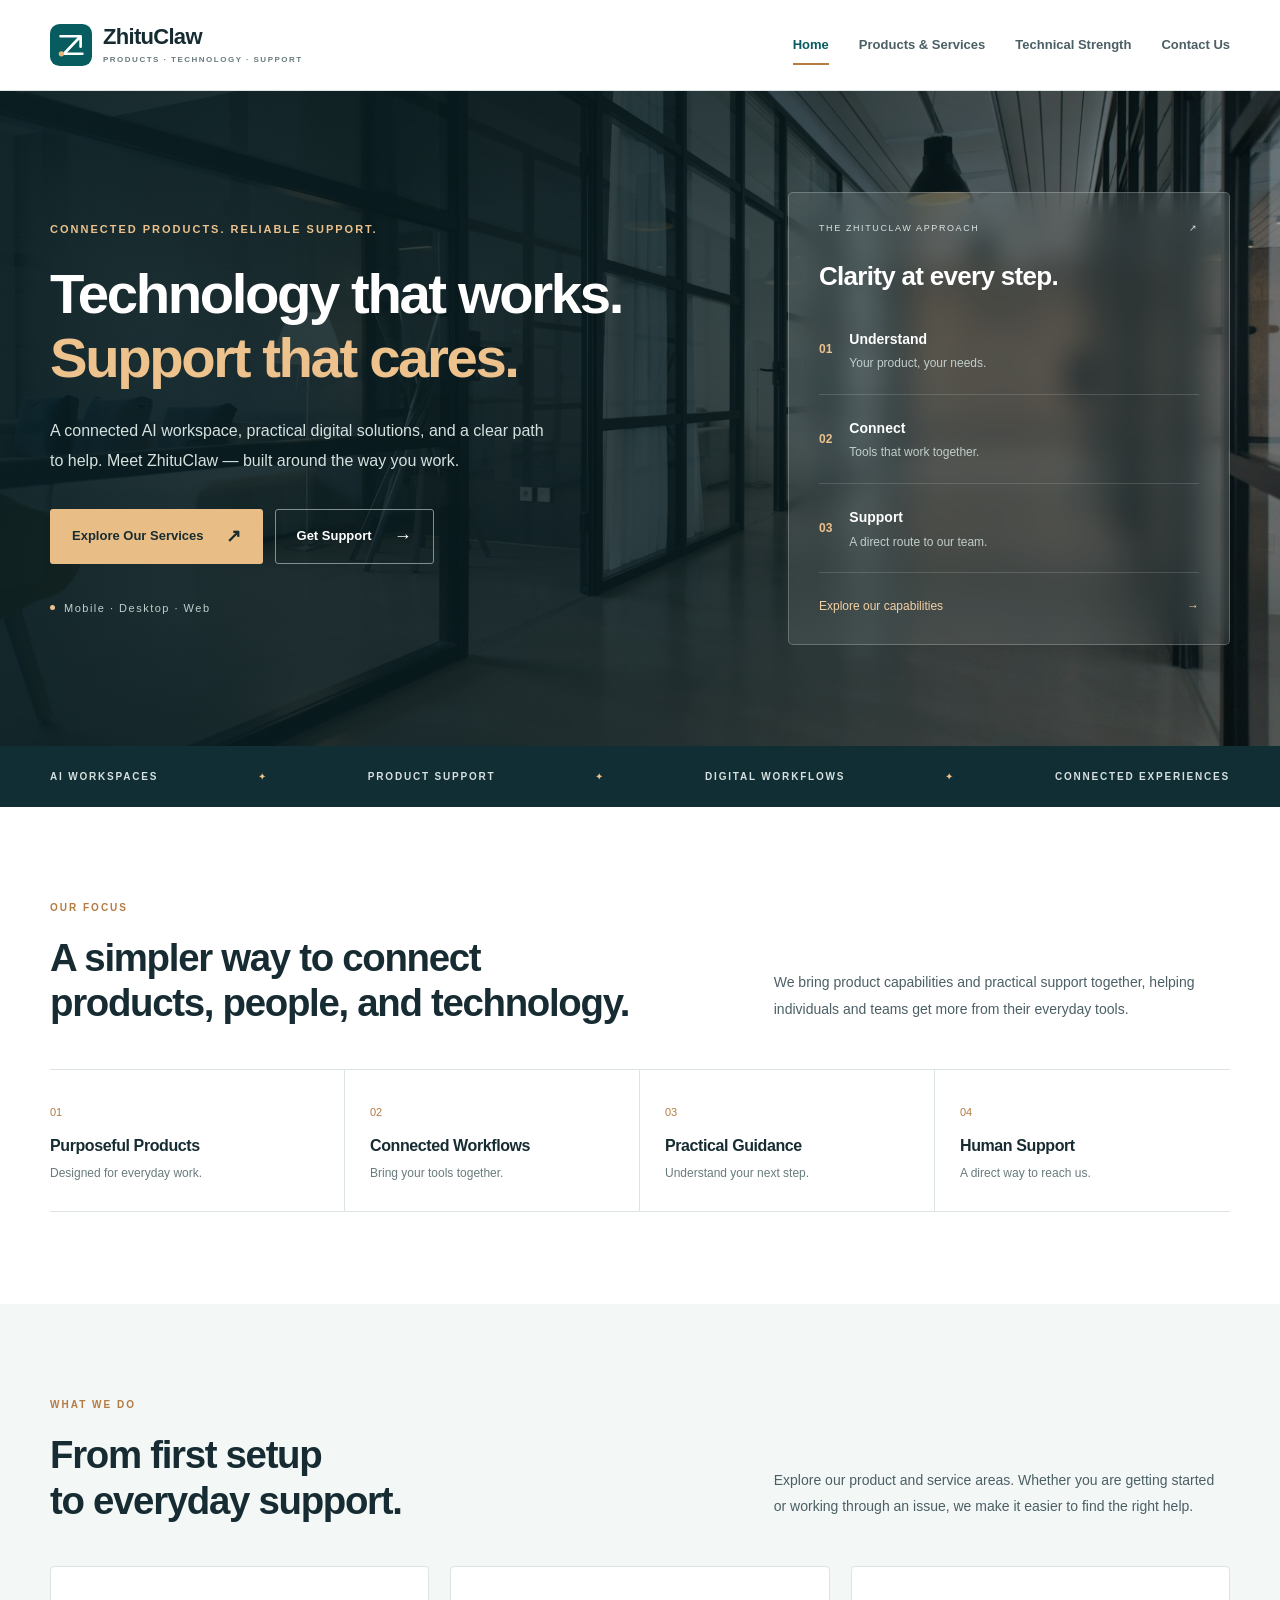
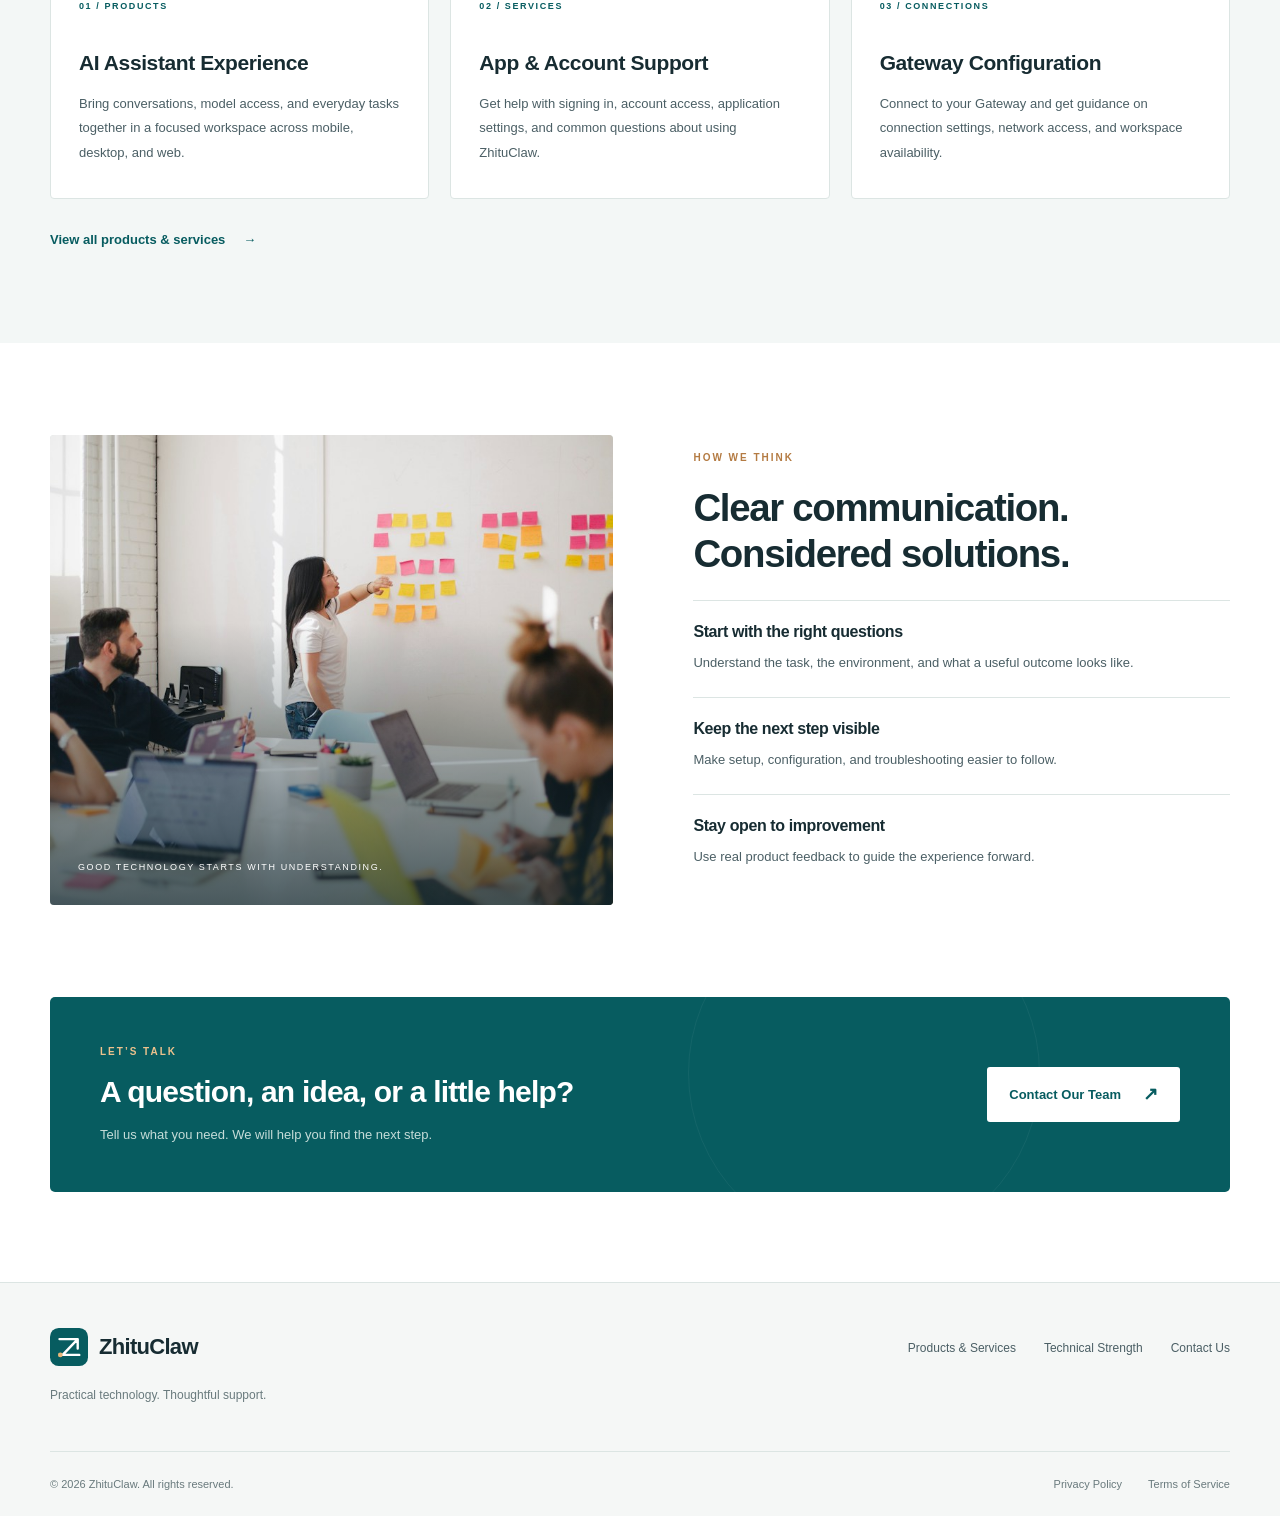
<file: index.html>
<!doctype html>
<html lang="en">
<head>
  <meta charset="utf-8">
  <meta name="viewport" content="width=device-width, initial-scale=1">
  <meta name="description" content="Discover ZhituClaw products, technical capabilities, and support. Find app help, contact channels, privacy information, and service terms.">
  <meta name="theme-color" content="#075c60">
  <title>Products, Technology & Support | ZhituClaw</title>
  <link rel="icon" type="image/svg+xml" href="support/assets/mark.svg">
  <link rel="stylesheet" href="support/site.css">
  <script src="support/site.js" defer></script>
</head>
<body>
  <a class="skip-link" href="#main">Skip to content</a>
  <header class="site-header"><nav class="navigation container" aria-label="Primary navigation">
    <a class="brand" href="index.html" aria-label="ZhituClaw home"><img src="support/assets/mark.svg" width="42" height="42" alt=""><span>ZhituClaw<small>PRODUCTS · TECHNOLOGY · SUPPORT</small></span></a>
    <button class="menu-toggle" type="button" aria-expanded="false" aria-controls="nav-links">Menu <span aria-hidden="true">☰</span></button>
    <div class="nav-links" id="nav-links"><a href="index.html" aria-current="page">Home</a><a href="support/services.html">Products & Services</a><a href="support/technology.html">Technical Strength</a><a href="support/contact.html">Contact Us</a></div>
  </nav></header>
  <main id="main">
<section class="hero"><div class="container hero-grid"><div class="hero-content"><span class="hero-label">CONNECTED PRODUCTS. RELIABLE SUPPORT.</span><h1>Technology that works.<br><em>Support that cares.</em></h1><p>A connected AI workspace, practical digital solutions, and a clear path to help. Meet ZhituClaw — built around the way you work.</p><div class="actions"><a class="button primary" href="support/services.html">Explore Our Services <span aria-hidden="true">↗</span></a><a class="button outline" href="support/contact.html">Get Support <span aria-hidden="true">→</span></a></div><div class="hero-footnote"><span></span> Mobile · Desktop · Web</div></div><aside class="delivery-board" aria-label="Our service approach"><div class="board-heading"><span>THE ZHITUCLAW APPROACH</span><span aria-hidden="true">↗</span></div><h2>Clarity at every step.</h2><div class="board-row"><span class="board-index">01</span><div><strong>Understand</strong><p>Your product, your needs.</p></div></div><div class="board-row"><span class="board-index">02</span><div><strong>Connect</strong><p>Tools that work together.</p></div></div><div class="board-row"><span class="board-index">03</span><div><strong>Support</strong><p>A direct route to our team.</p></div></div><a href="support/technology.html">Explore our capabilities <span aria-hidden="true">→</span></a></aside></div></section>
<div class="capability-band"><div class="container"><span>AI WORKSPACES</span><i aria-hidden="true">✦</i><span>PRODUCT SUPPORT</span><i aria-hidden="true">✦</i><span>DIGITAL WORKFLOWS</span><i aria-hidden="true">✦</i><span>CONNECTED EXPERIENCES</span></div></div>
<section class="section"><div class="container"><div class="section-head"><div><span class="eyebrow">OUR FOCUS</span><h2>A simpler way to connect<br>products, people, and technology.</h2></div><p>We bring product capabilities and practical support together, helping individuals and teams get more from their everyday tools.</p></div><div class="feature-strip"><div><span>01</span><h3>Purposeful Products</h3><p>Designed for everyday work.</p></div><div><span>02</span><h3>Connected Workflows</h3><p>Bring your tools together.</p></div><div><span>03</span><h3>Practical Guidance</h3><p>Understand your next step.</p></div><div><span>04</span><h3>Human Support</h3><p>A direct way to reach us.</p></div></div></div></section>
<section class="section soft"><div class="container"><div class="section-head"><div><span class="eyebrow">WHAT WE DO</span><h2>From first setup<br>to everyday support.</h2></div><p>Explore our product and service areas. Whether you are getting started or working through an issue, we make it easier to find the right help.</p></div><div class="card-grid"><article class="card"><span class="card-number">01 / PRODUCTS</span><h3>AI Assistant Experience</h3><p>Bring conversations, model access, and everyday tasks together in a focused workspace across mobile, desktop, and web.</p></article><article class="card"><span class="card-number">02 / SERVICES</span><h3>App & Account Support</h3><p>Get help with signing in, account access, application settings, and common questions about using ZhituClaw.</p></article><article class="card"><span class="card-number">03 / CONNECTIONS</span><h3>Gateway Configuration</h3><p>Connect to your Gateway and get guidance on connection settings, network access, and workspace availability.</p></article></div><a class="text-link" href="support/services.html">View all products & services <span aria-hidden="true">→</span></a></div></section>
<section class="section"><div class="container image-split"><div class="image-panel"><img src="support/assets/team.jpg" alt="Team discussing a project around a meeting table" loading="lazy" width="1000" height="667"><span class="image-caption">GOOD TECHNOLOGY STARTS WITH UNDERSTANDING.</span></div><div class="split-content"><span class="eyebrow">HOW WE THINK</span><h2>Clear communication.<br>Considered solutions.</h2><div class="pillar"><h3>Start with the right questions</h3><p>Understand the task, the environment, and what a useful outcome looks like.</p></div><div class="pillar"><h3>Keep the next step visible</h3><p>Make setup, configuration, and troubleshooting easier to follow.</p></div><div class="pillar"><h3>Stay open to improvement</h3><p>Use real product feedback to guide the experience forward.</p></div></div></div></section><section class="section compact"><div class="container"><div class="cta"><div><span class="eyebrow">LET’S TALK</span><h2>A question, an idea, or a little help?</h2><p>Tell us what you need. We will help you find the next step.</p></div><a class="button light" href="support/contact.html">Contact Our Team <span aria-hidden="true">↗</span></a></div></div></section></main>
  <footer class="site-footer"><div class="container footer-top"><div><a class="brand footer-brand" href="index.html"><img src="support/assets/mark.svg" width="38" height="38" alt=""><span>ZhituClaw</span></a><p>Practical technology. Thoughtful support.</p></div><div class="footer-nav"><a href="support/services.html">Products & Services</a><a href="support/technology.html">Technical Strength</a><a href="support/contact.html">Contact Us</a></div></div><div class="container footer-bottom"><span>© 2026 ZhituClaw. All rights reserved.</span><div><a href="support/privacy.html">Privacy Policy</a><a href="support/terms.html">Terms of Service</a></div></div></footer>
</body>
</html>
</file>
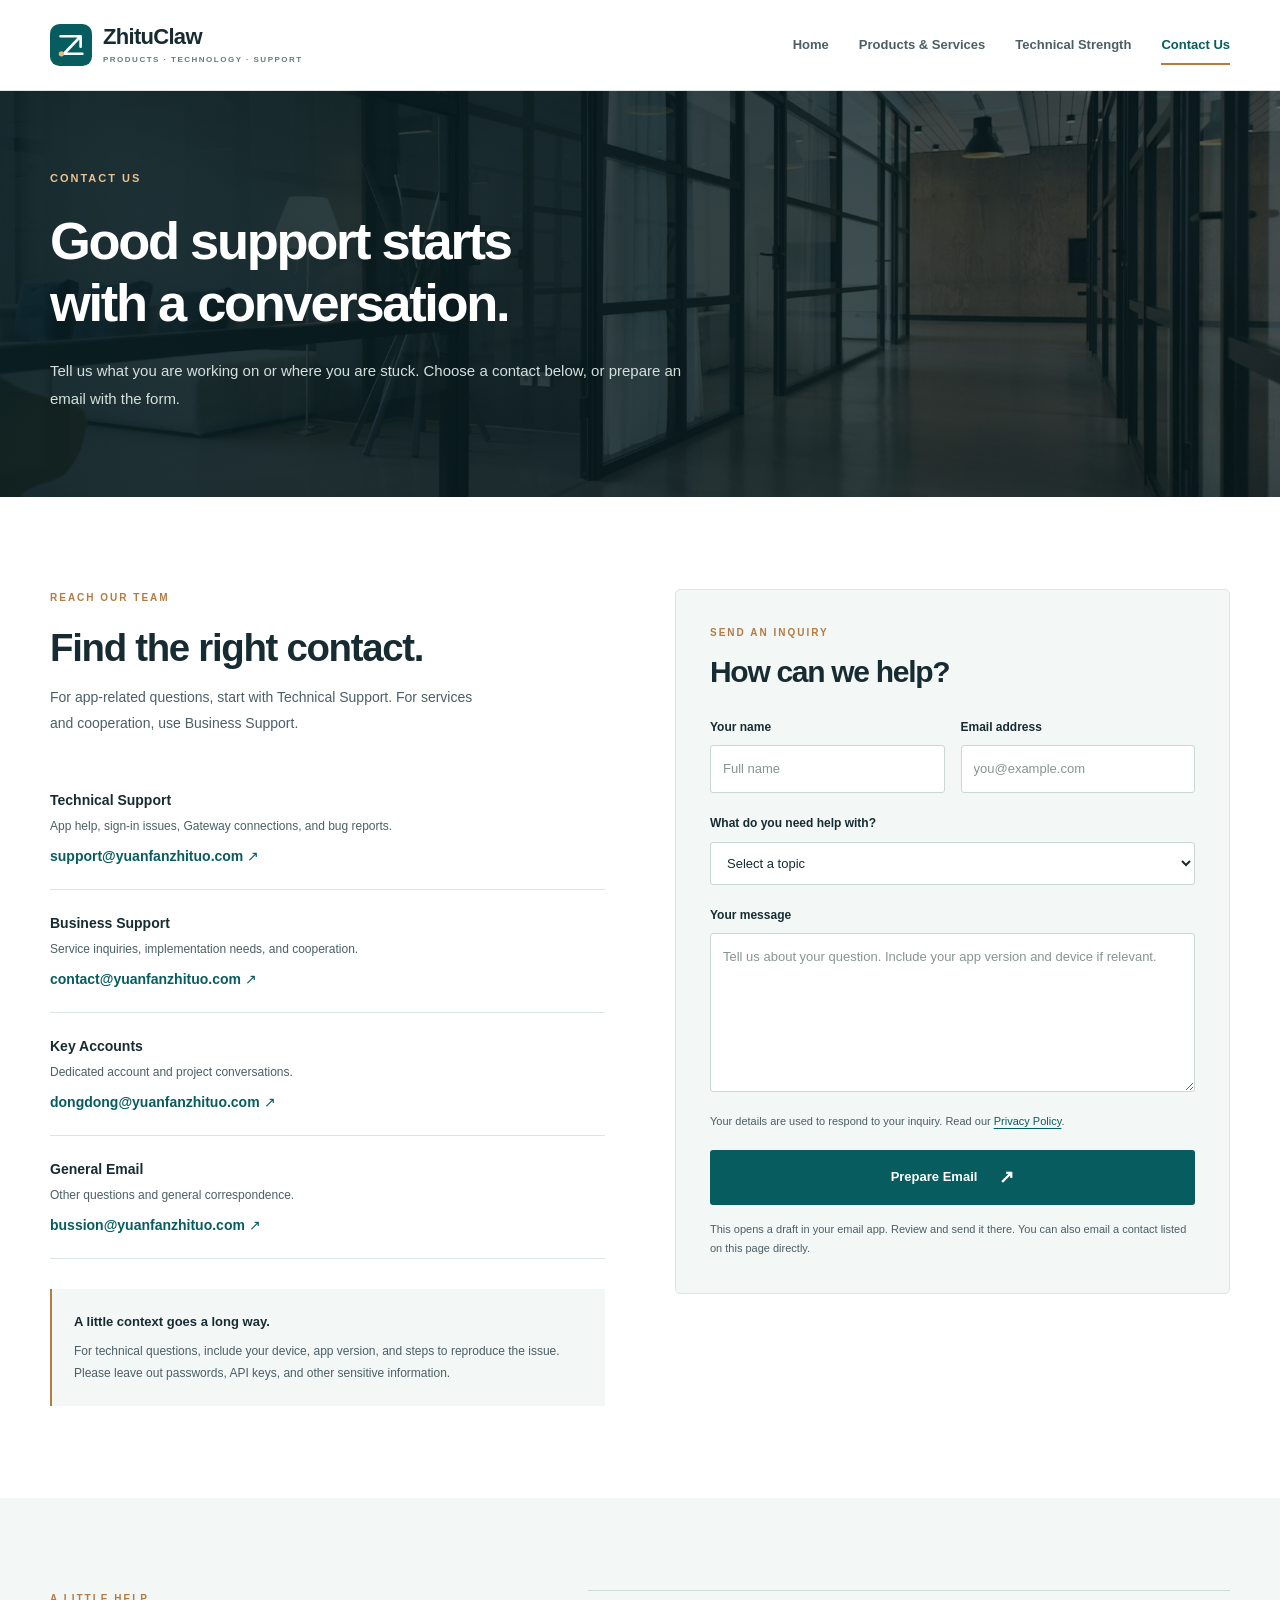
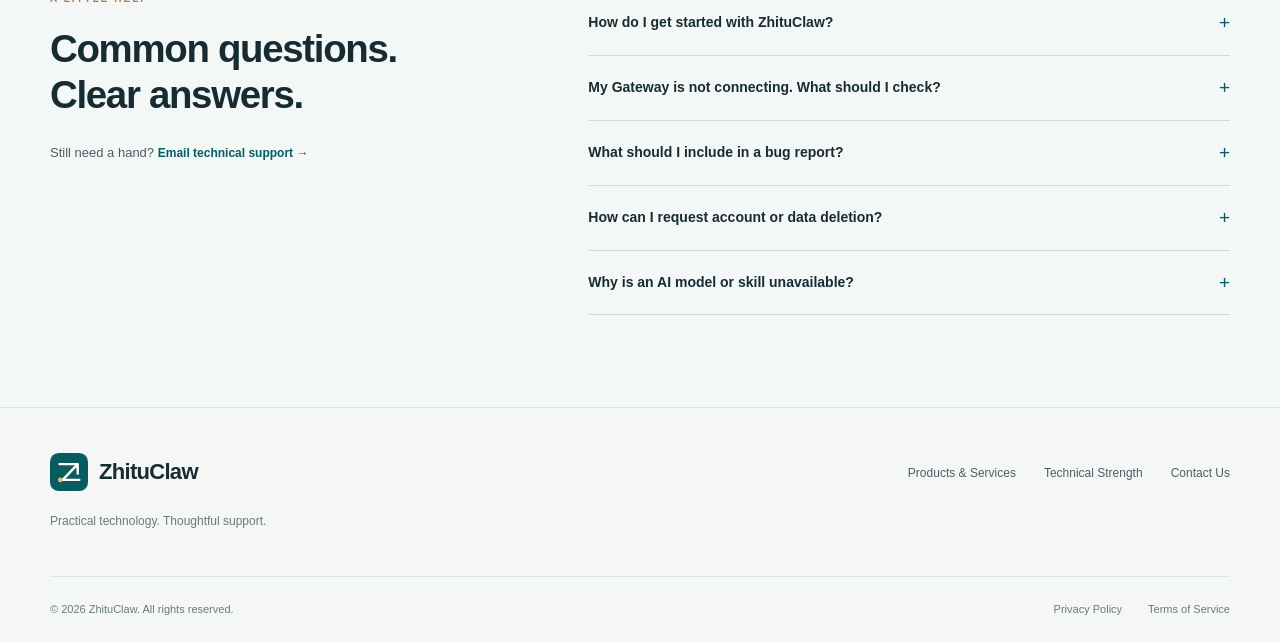
<file: privacy-and-support.html>
<!doctype html>
<html lang="en">
<head>
  <meta charset="utf-8">
  <meta name="viewport" content="width=device-width, initial-scale=1">
  <meta name="description" content="ZhituClaw privacy information and app support.">
  <title>Privacy & Support | ZhituClaw</title>
  <link rel="icon" type="image/svg+xml" href="support/assets/mark.svg">
  <link rel="stylesheet" href="support/site.css">
  <script src="support/legacy-entry.js" defer></script>
</head>
<body>
  <header class="site-header"><nav class="container navigation" aria-label="Primary navigation"><a class="brand" href="index.html"><img src="support/assets/mark.svg" width="42" height="42" alt=""><span>ZhituClaw</span></a></nav></header>
  <main class="section"><div class="container"><span class="eyebrow">PRIVACY & SUPPORT</span><h1>How can we help?</h1><p>Find our current privacy information or contact the support team.</p><div class="actions"><a class="button primary" href="support/privacy.html">Privacy Policy</a><a class="button primary" href="support/contact.html#support">App Support</a><a class="button primary" href="support/terms.html">Terms of Service</a></div></div></main>
</body>
</html>
</file>
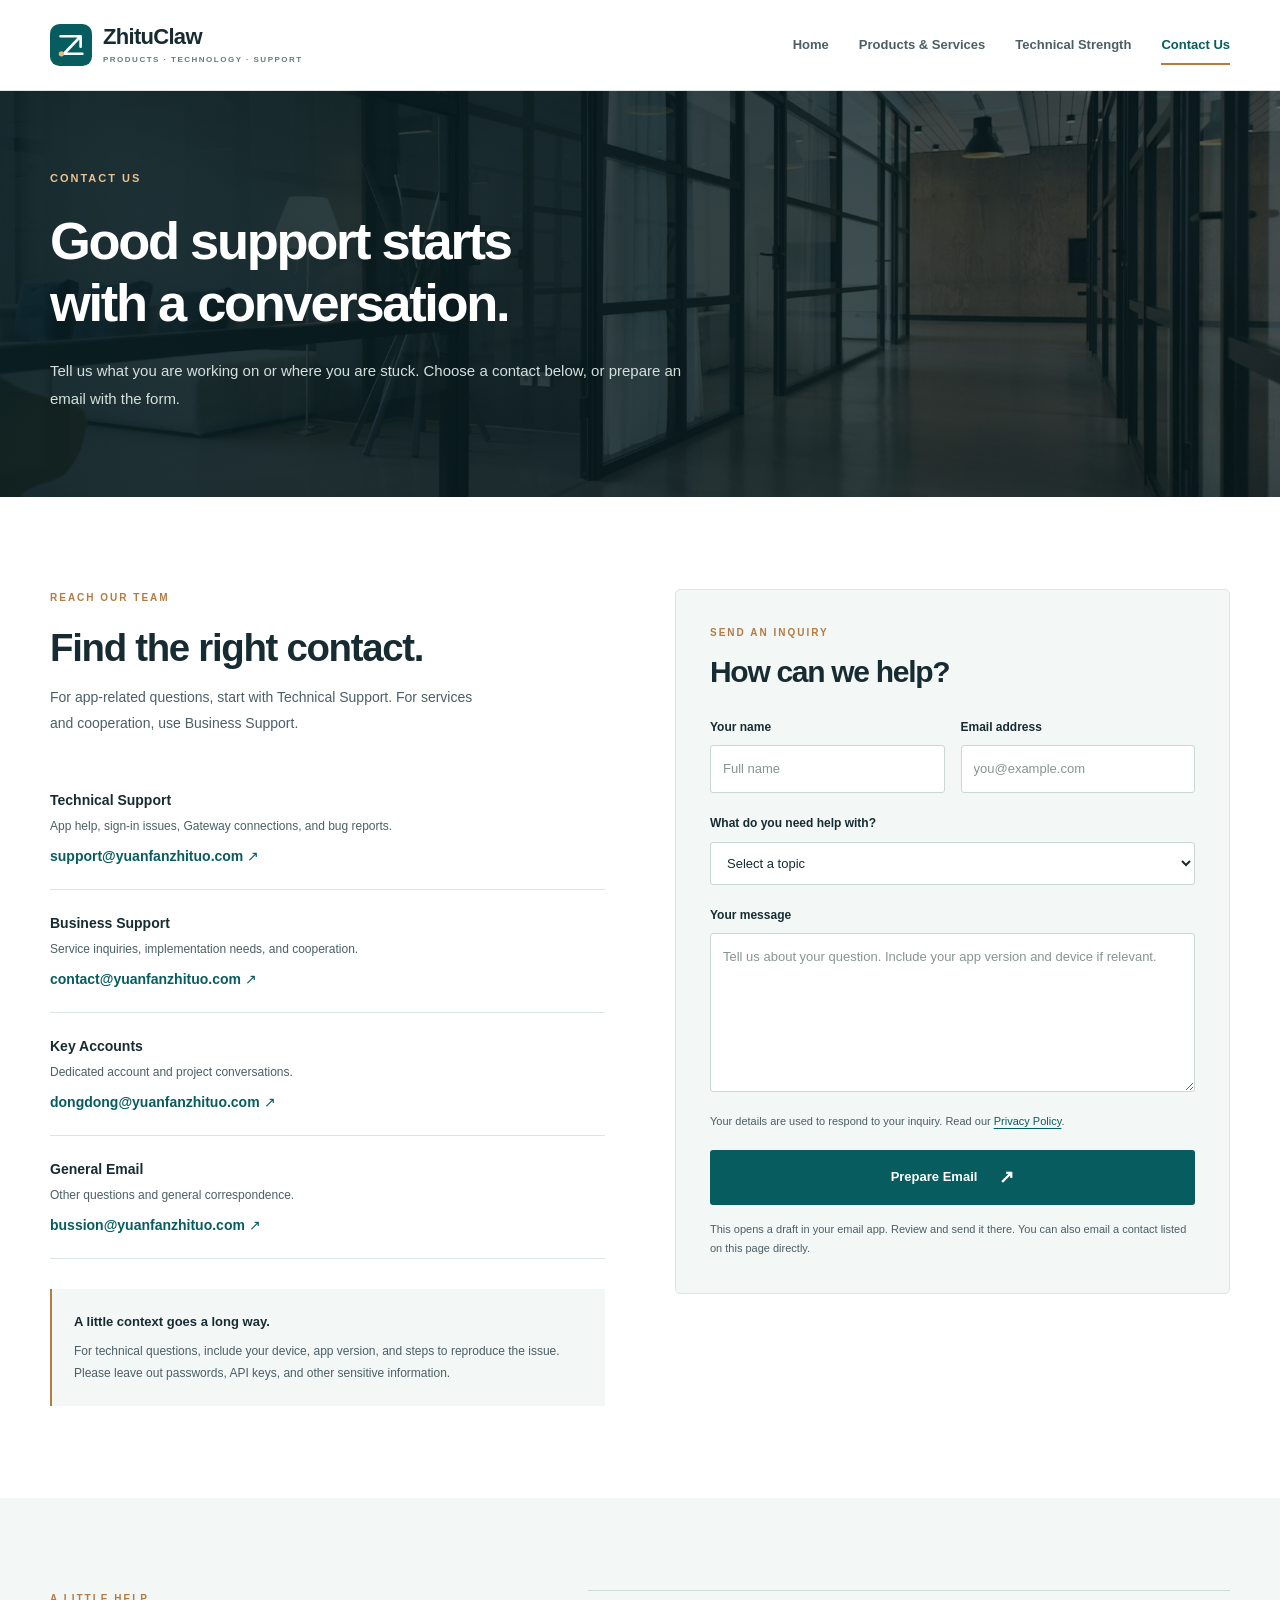
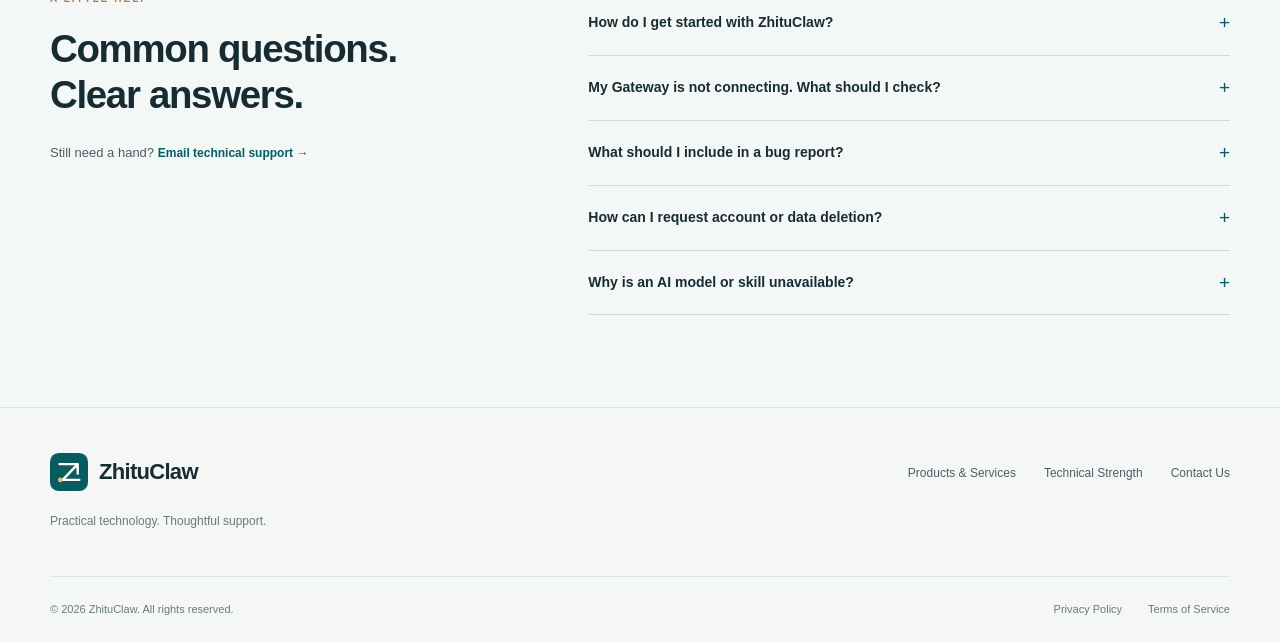
<file: support/contact.html>
<!doctype html>
<html lang="en">
<head>
  <meta charset="utf-8">
  <meta name="viewport" content="width=device-width, initial-scale=1">
  <meta name="description" content="Get ZhituClaw technical support, report an issue, ask a business question, or request help with your account and data.">
  <meta name="theme-color" content="#075c60">
  <title>Contact Us & App Support | ZhituClaw</title>
  <link rel="icon" type="image/svg+xml" href="assets/mark.svg">
  <link rel="stylesheet" href="site.css">
  <script src="site.js" defer></script>
</head>
<body>
  <a class="skip-link" href="#main">Skip to content</a>
  <header class="site-header"><nav class="navigation container" aria-label="Primary navigation">
    <a class="brand" href="../index.html" aria-label="ZhituClaw home"><img src="assets/mark.svg" width="42" height="42" alt=""><span>ZhituClaw<small>PRODUCTS · TECHNOLOGY · SUPPORT</small></span></a>
    <button class="menu-toggle" type="button" aria-expanded="false" aria-controls="nav-links">Menu <span aria-hidden="true">☰</span></button>
    <div class="nav-links" id="nav-links"><a href="../index.html">Home</a><a href="services.html">Products & Services</a><a href="technology.html">Technical Strength</a><a href="contact.html" aria-current="page">Contact Us</a></div>
  </nav></header>
  <main id="main"><section class="page-hero workspace"><div class="container"><span class="hero-label">CONTACT US</span><h1>Good support starts<br>with a conversation.</h1><p>Tell us what you are working on or where you are stuck. Choose a contact below, or prepare an email with the form.</p></div></section><section class="section" id="support"><div class="container contact-layout"><div><span class="eyebrow">REACH OUR TEAM</span><h2>Find the right contact.</h2><p class="intro">For app-related questions, start with Technical Support. For services and cooperation, use Business Support.</p><ul class="contact-list"><li><div><strong>Technical Support</strong><p>App help, sign-in issues, Gateway connections, and bug reports.</p></div><a href="mailto:support@yuanfanzhituo.com">support@yuanfanzhituo.com <span aria-hidden="true">↗</span></a></li><li><div><strong>Business Support</strong><p>Service inquiries, implementation needs, and cooperation.</p></div><a href="mailto:contact@yuanfanzhituo.com">contact@yuanfanzhituo.com <span aria-hidden="true">↗</span></a></li><li><div><strong>Key Accounts</strong><p>Dedicated account and project conversations.</p></div><a href="mailto:dongdong@yuanfanzhituo.com">dongdong@yuanfanzhituo.com <span aria-hidden="true">↗</span></a></li><li><div><strong>General Email</strong><p>Other questions and general correspondence.</p></div><a href="mailto:bussion@yuanfanzhituo.com">bussion@yuanfanzhituo.com <span aria-hidden="true">↗</span></a></li></ul><div class="note"><strong>A little context goes a long way.</strong><p>For technical questions, include your device, app version, and steps to reproduce the issue. Please leave out passwords, API keys, and other sensitive information.</p></div></div><div class="form-card"><span class="eyebrow">SEND AN INQUIRY</span><h2>How can we help?</h2><form id="contact-form" action="mailto:support@yuanfanzhituo.com" method="post" enctype="text/plain"><div class="form-row"><div class="field"><label for="name">Your name</label><input id="name" name="name" autocomplete="name" maxlength="120" required placeholder="Full name"></div><div class="field"><label for="email">Email address</label><input id="email" name="email" type="email" autocomplete="email" maxlength="254" required placeholder="you@example.com"></div></div><div class="field"><label for="topic">What do you need help with?</label><select id="topic" name="topic" required><option value="">Select a topic</option><option>App & Technical Support</option><option>Account & Data Deletion</option><option>Business & Services</option><option>Key Accounts</option><option>General Inquiry</option></select></div><div class="field"><label for="message">Your message</label><textarea id="message" name="message" rows="6" maxlength="4000" required placeholder="Tell us about your question. Include your app version and device if relevant."></textarea></div><p class="form-note">Your details are used to respond to your inquiry. Read our <a href="privacy.html">Privacy Policy</a>.</p><button class="button primary" type="submit">Prepare Email <span aria-hidden="true">↗</span></button><p class="form-note">This opens a draft in your email app. Review and send it there. You can also email a contact listed on this page directly.</p><p id="form-status" class="form-status" role="status" hidden></p></form></div></div></section><section class="section soft" id="faq"><div class="container faq-layout"><div><span class="eyebrow">A LITTLE HELP</span><h2>Common questions.<br>Clear answers.</h2><p>Still need a hand? <a class="text-link" href="mailto:support@yuanfanzhituo.com">Email technical support →</a></p></div><div class="faq-list"><details><summary>How do I get started with ZhituClaw?</summary><p>Open the app and follow the sign-in or registration prompts. Connect to the Gateway provided for your workspace. If you are part of a team, ask your administrator for the correct connection details.</p></details><details><summary>My Gateway is not connecting. What should I check?</summary><p>Check your network connection and the Gateway address in your settings. Confirm that the Gateway is running and your account has access. If the issue continues, send support the error message, app version, and the time it occurred. Do not include passwords, API keys, or access tokens.</p></details><details><summary>What should I include in a bug report?</summary><p>Include your device model, operating system, app version, the steps that led to the problem, and what you expected to happen. A screenshot can help; remove personal information and credentials before sharing it.</p></details><details><summary>How can I request account or data deletion?</summary><p>Use the account deletion option available in the app settings. You can also email support@yuanfanzhituo.com from the email address associated with your account, with “Account deletion” in the subject. We may need to verify your identity and clarify the scope of the request. See our Privacy Policy for more information.</p></details><details><summary>Why is an AI model or skill unavailable?</summary><p>Available features depend on your Gateway, account permissions, configured providers, and installed skills. Check the relevant settings or ask your workspace administrator. Contact technical support if you need help identifying the cause.</p></details></div></div></section></main>
  <footer class="site-footer"><div class="container footer-top"><div><a class="brand footer-brand" href="../index.html"><img src="assets/mark.svg" width="38" height="38" alt=""><span>ZhituClaw</span></a><p>Practical technology. Thoughtful support.</p></div><div class="footer-nav"><a href="services.html">Products & Services</a><a href="technology.html">Technical Strength</a><a href="contact.html">Contact Us</a></div></div><div class="container footer-bottom"><span>© 2026 ZhituClaw. All rights reserved.</span><div><a href="privacy.html">Privacy Policy</a><a href="terms.html">Terms of Service</a></div></div></footer>
</body>
</html>
</file>
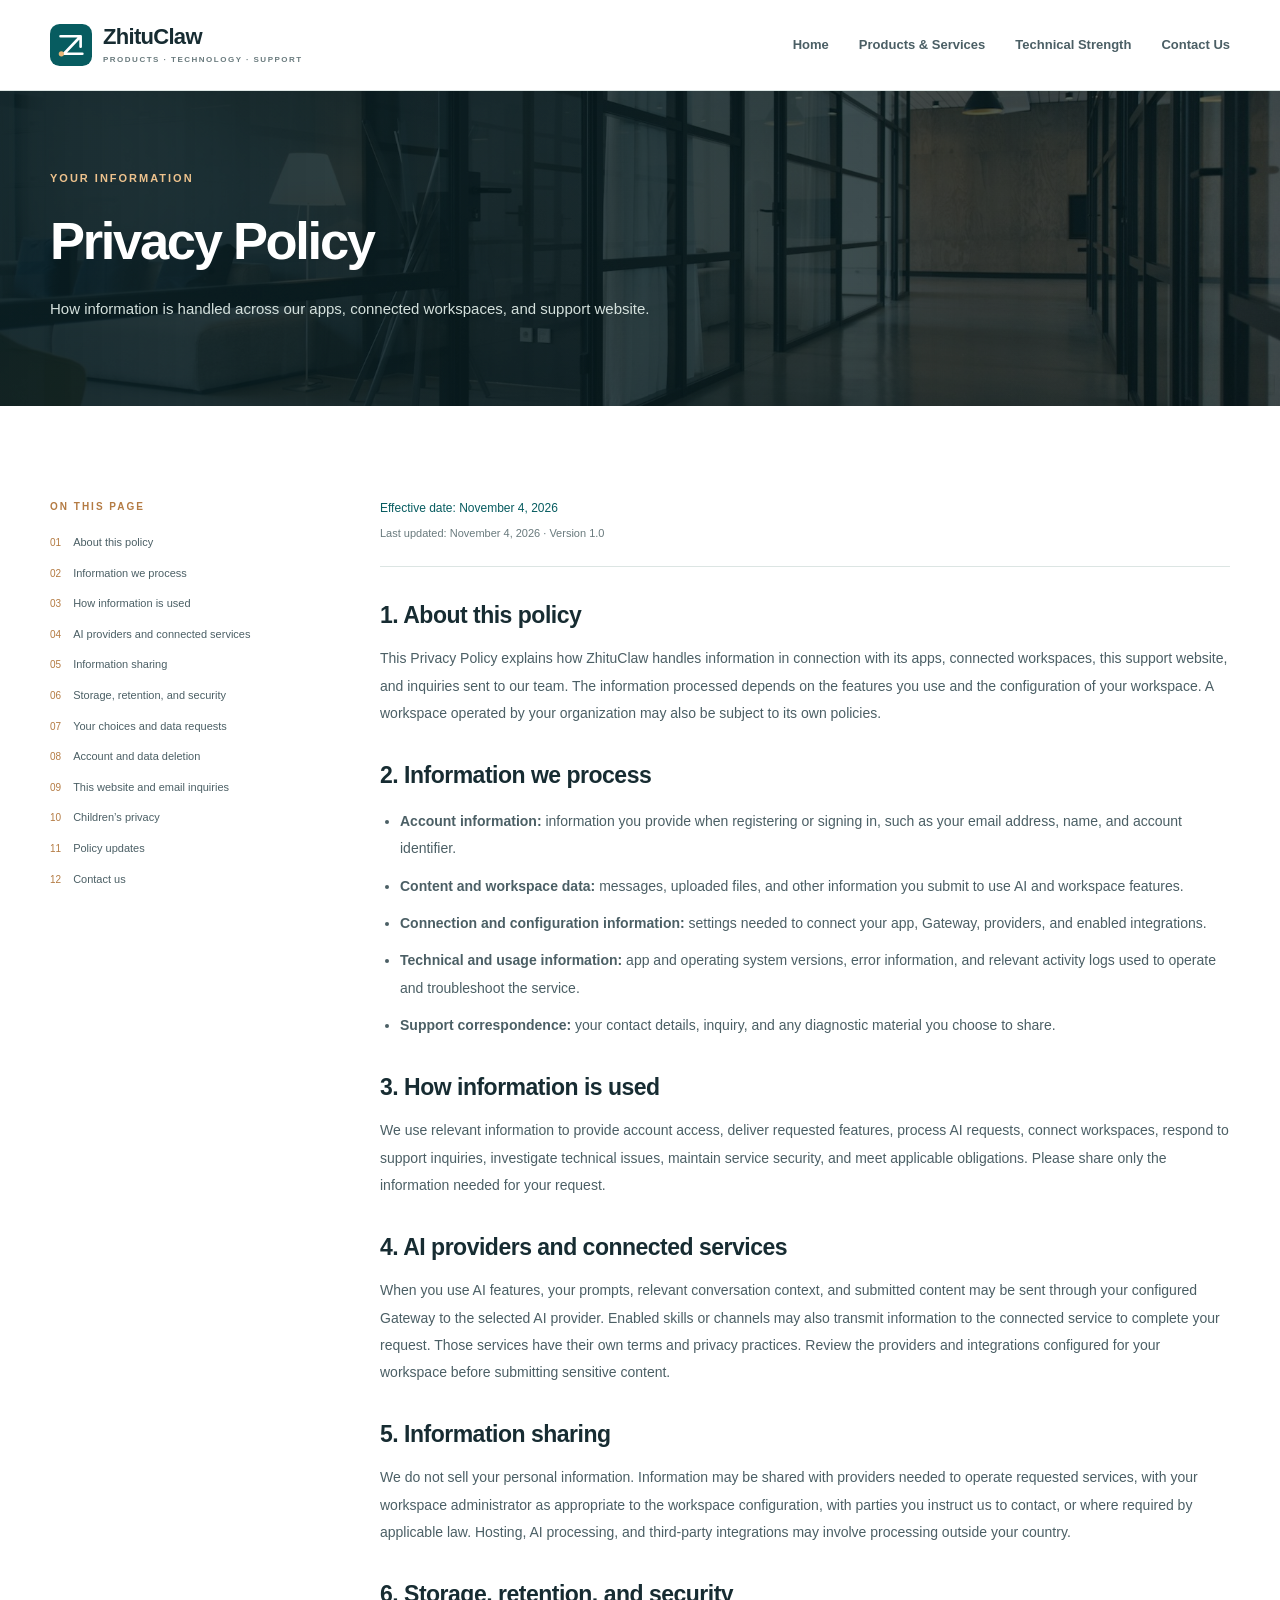
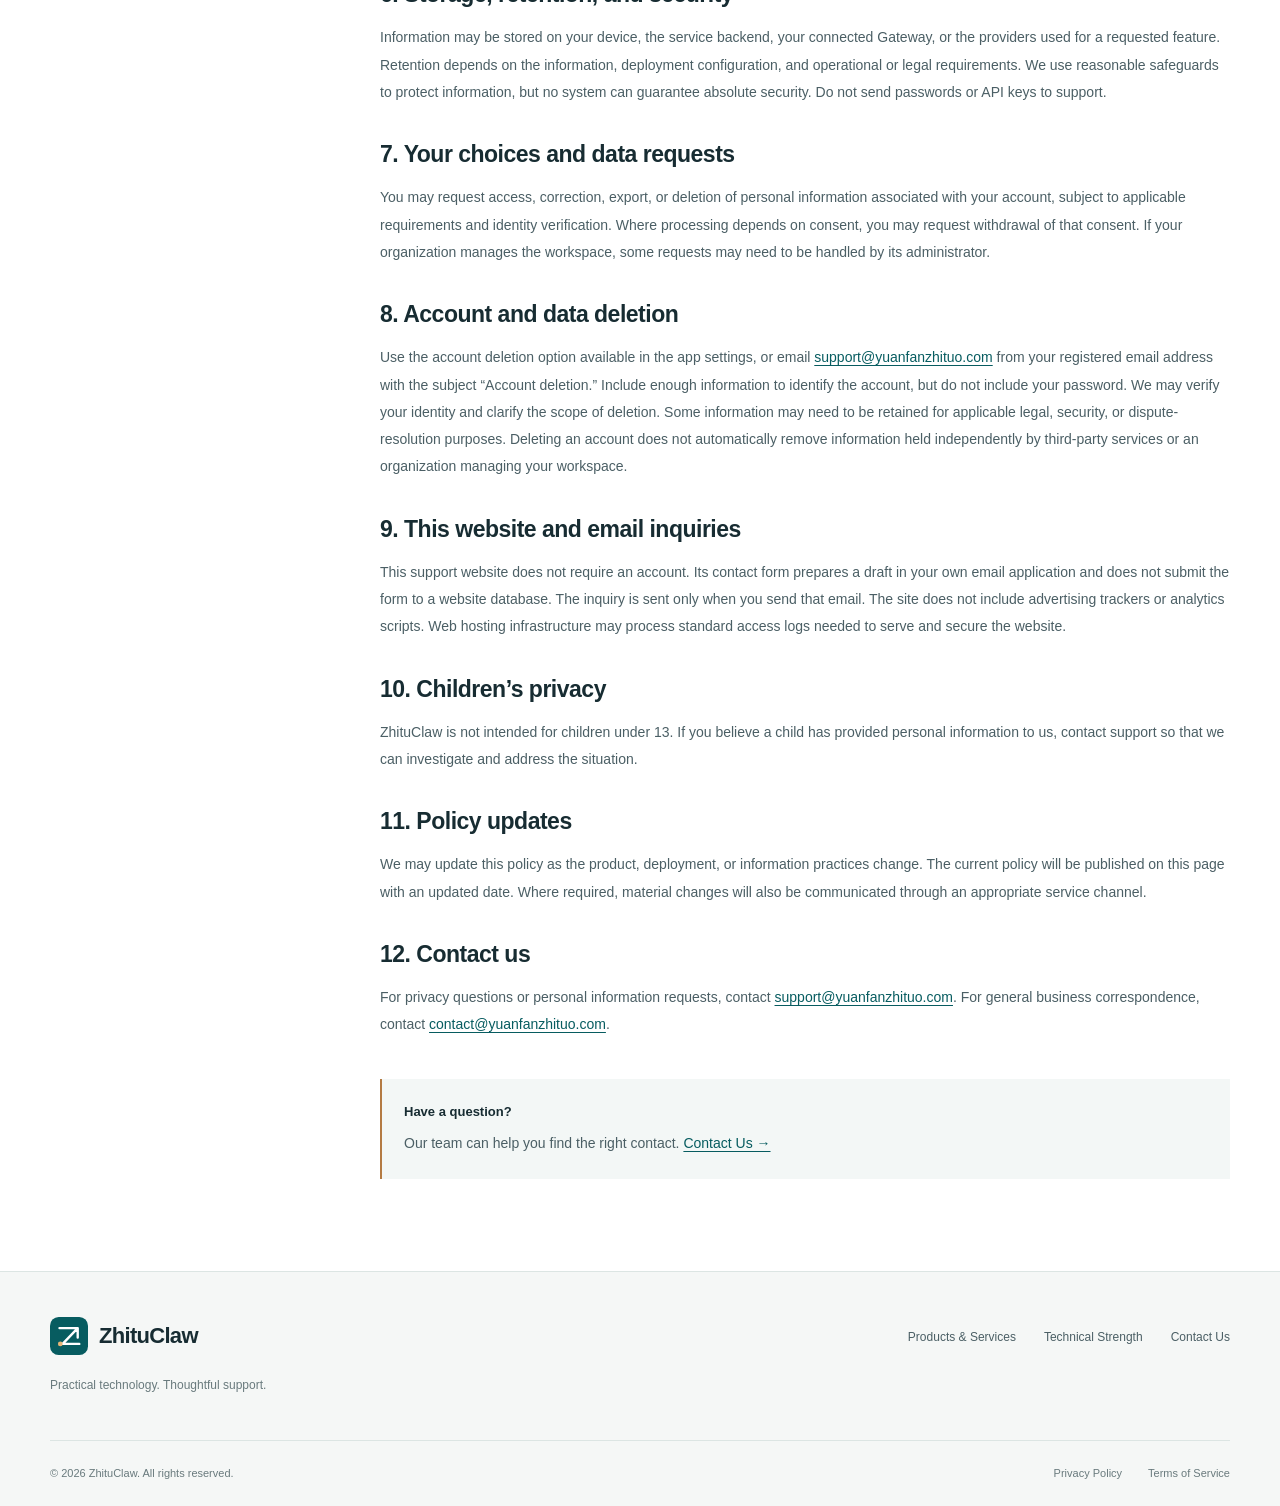
<file: support/privacy.html>
<!doctype html>
<html lang="en">
<head>
  <meta charset="utf-8">
  <meta name="viewport" content="width=device-width, initial-scale=1">
  <meta name="description" content="How information is handled across our apps, connected workspaces, and support website.">
  <meta name="theme-color" content="#075c60">
  <title>Privacy Policy | ZhituClaw</title>
  <link rel="icon" type="image/svg+xml" href="assets/mark.svg">
  <link rel="stylesheet" href="site.css">
  <script src="site.js" defer></script>
</head>
<body>
  <a class="skip-link" href="#main">Skip to content</a>
  <header class="site-header"><nav class="navigation container" aria-label="Primary navigation">
    <a class="brand" href="../index.html" aria-label="ZhituClaw home"><img src="assets/mark.svg" width="42" height="42" alt=""><span>ZhituClaw<small>PRODUCTS · TECHNOLOGY · SUPPORT</small></span></a>
    <button class="menu-toggle" type="button" aria-expanded="false" aria-controls="nav-links">Menu <span aria-hidden="true">☰</span></button>
    <div class="nav-links" id="nav-links"><a href="../index.html">Home</a><a href="services.html">Products & Services</a><a href="technology.html">Technical Strength</a><a href="contact.html">Contact Us</a></div>
  </nav></header>
  <main id="main"><section class="page-hero workspace"><div class="container"><span class="hero-label">YOUR INFORMATION</span><h1>Privacy Policy</h1><p>How information is handled across our apps, connected workspaces, and support website.</p></div></section><section class="section"><div class="container legal-layout"><aside class="legal-toc" aria-label="On this page"><span class="eyebrow">ON THIS PAGE</span><a href="#section-1"><span>01</span>About this policy</a><a href="#section-2"><span>02</span>Information we process</a><a href="#section-3"><span>03</span>How information is used</a><a href="#section-4"><span>04</span>AI providers and connected services</a><a href="#section-5"><span>05</span>Information sharing</a><a href="#section-6"><span>06</span>Storage, retention, and security</a><a href="#section-7"><span>07</span>Your choices and data requests</a><a href="#section-8"><span>08</span>Account and data deletion</a><a href="#section-9"><span>09</span>This website and email inquiries</a><a href="#section-10"><span>10</span>Children’s privacy</a><a href="#section-11"><span>11</span>Policy updates</a><a href="#section-12"><span>12</span>Contact us</a></aside><article class="legal-document"><div class="legal-meta">Effective date: November 4, 2026 <span>Last updated: November 4, 2026 · Version 1.0</span></div><section id="section-1"><h2>1. About this policy</h2><p>This Privacy Policy explains how ZhituClaw handles information in connection with its apps, connected workspaces, this support website, and inquiries sent to our team. The information processed depends on the features you use and the configuration of your workspace. A workspace operated by your organization may also be subject to its own policies.</p></section><section id="section-2"><h2>2. Information we process</h2><ul><li><strong>Account information:</strong> information you provide when registering or signing in, such as your email address, name, and account identifier.</li><li><strong>Content and workspace data:</strong> messages, uploaded files, and other information you submit to use AI and workspace features.</li><li><strong>Connection and configuration information:</strong> settings needed to connect your app, Gateway, providers, and enabled integrations.</li><li><strong>Technical and usage information:</strong> app and operating system versions, error information, and relevant activity logs used to operate and troubleshoot the service.</li><li><strong>Support correspondence:</strong> your contact details, inquiry, and any diagnostic material you choose to share.</li></ul></section><section id="section-3"><h2>3. How information is used</h2><p>We use relevant information to provide account access, deliver requested features, process AI requests, connect workspaces, respond to support inquiries, investigate technical issues, maintain service security, and meet applicable obligations. Please share only the information needed for your request.</p></section><section id="section-4"><h2>4. AI providers and connected services</h2><p>When you use AI features, your prompts, relevant conversation context, and submitted content may be sent through your configured Gateway to the selected AI provider. Enabled skills or channels may also transmit information to the connected service to complete your request. Those services have their own terms and privacy practices. Review the providers and integrations configured for your workspace before submitting sensitive content.</p></section><section id="section-5"><h2>5. Information sharing</h2><p>We do not sell your personal information. Information may be shared with providers needed to operate requested services, with your workspace administrator as appropriate to the workspace configuration, with parties you instruct us to contact, or where required by applicable law. Hosting, AI processing, and third-party integrations may involve processing outside your country.</p></section><section id="section-6"><h2>6. Storage, retention, and security</h2><p>Information may be stored on your device, the service backend, your connected Gateway, or the providers used for a requested feature. Retention depends on the information, deployment configuration, and operational or legal requirements. We use reasonable safeguards to protect information, but no system can guarantee absolute security. Do not send passwords or API keys to support.</p></section><section id="section-7"><h2>7. Your choices and data requests</h2><p>You may request access, correction, export, or deletion of personal information associated with your account, subject to applicable requirements and identity verification. Where processing depends on consent, you may request withdrawal of that consent. If your organization manages the workspace, some requests may need to be handled by its administrator.</p></section><section id="section-8"><h2>8. Account and data deletion</h2><p>Use the account deletion option available in the app settings, or email <a href="mailto:support@yuanfanzhituo.com?subject=Account%20deletion">support@yuanfanzhituo.com</a> from your registered email address with the subject “Account deletion.” Include enough information to identify the account, but do not include your password. We may verify your identity and clarify the scope of deletion. Some information may need to be retained for applicable legal, security, or dispute-resolution purposes. Deleting an account does not automatically remove information held independently by third-party services or an organization managing your workspace.</p></section><section id="section-9"><h2>9. This website and email inquiries</h2><p>This support website does not require an account. Its contact form prepares a draft in your own email application and does not submit the form to a website database. The inquiry is sent only when you send that email. The site does not include advertising trackers or analytics scripts. Web hosting infrastructure may process standard access logs needed to serve and secure the website.</p></section><section id="section-10"><h2>10. Children’s privacy</h2><p>ZhituClaw is not intended for children under 13. If you believe a child has provided personal information to us, contact support so that we can investigate and address the situation.</p></section><section id="section-11"><h2>11. Policy updates</h2><p>We may update this policy as the product, deployment, or information practices change. The current policy will be published on this page with an updated date. Where required, material changes will also be communicated through an appropriate service channel.</p></section><section id="section-12"><h2>12. Contact us</h2><p>For privacy questions or personal information requests, contact <a href="mailto:support@yuanfanzhituo.com?subject=Privacy%20request">support@yuanfanzhituo.com</a>. For general business correspondence, contact <a href="mailto:contact@yuanfanzhituo.com">contact@yuanfanzhituo.com</a>.</p></section><div class="note"><strong>Have a question?</strong><p>Our team can help you find the right contact. <a href="contact.html">Contact Us →</a></p></div></article></div></section></main>
  <footer class="site-footer"><div class="container footer-top"><div><a class="brand footer-brand" href="../index.html"><img src="assets/mark.svg" width="38" height="38" alt=""><span>ZhituClaw</span></a><p>Practical technology. Thoughtful support.</p></div><div class="footer-nav"><a href="services.html">Products & Services</a><a href="technology.html">Technical Strength</a><a href="contact.html">Contact Us</a></div></div><div class="container footer-bottom"><span>© 2026 ZhituClaw. All rights reserved.</span><div><a href="privacy.html">Privacy Policy</a><a href="terms.html">Terms of Service</a></div></div></footer>
</body>
</html>
</file>
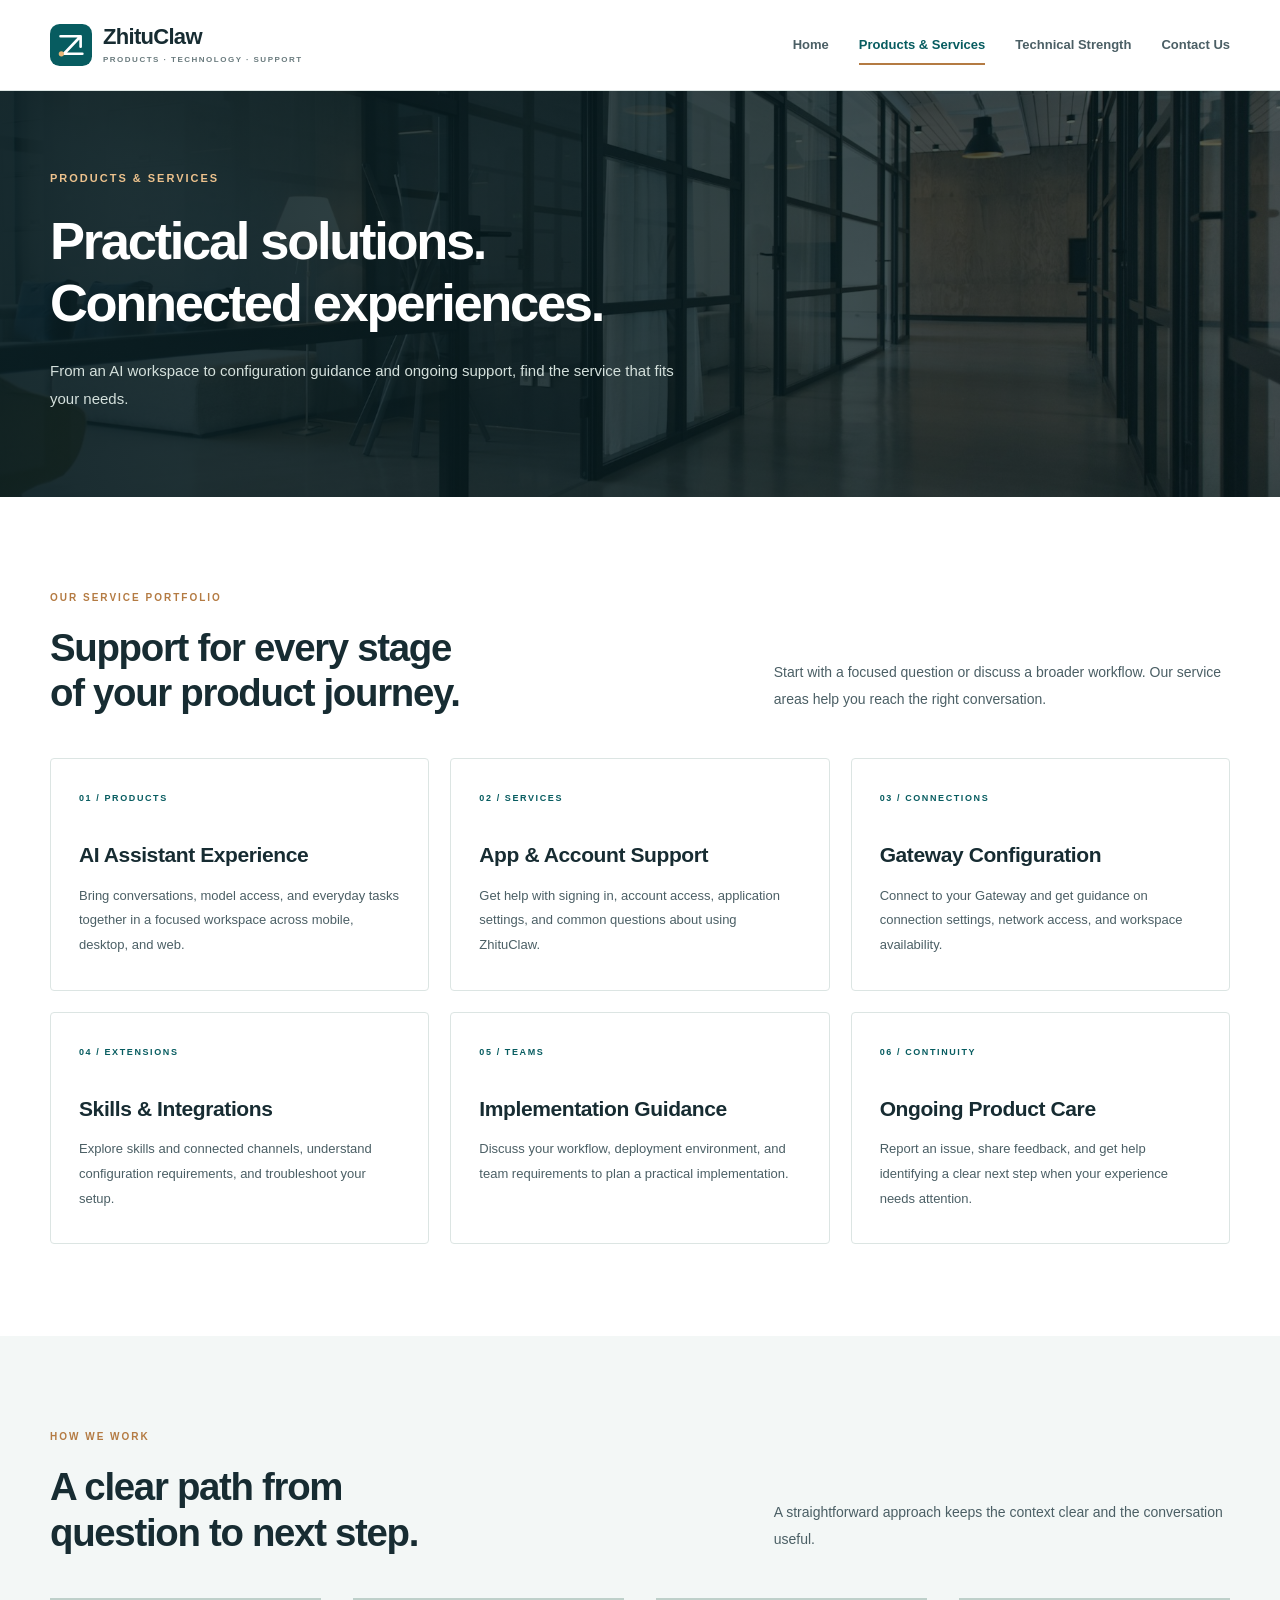
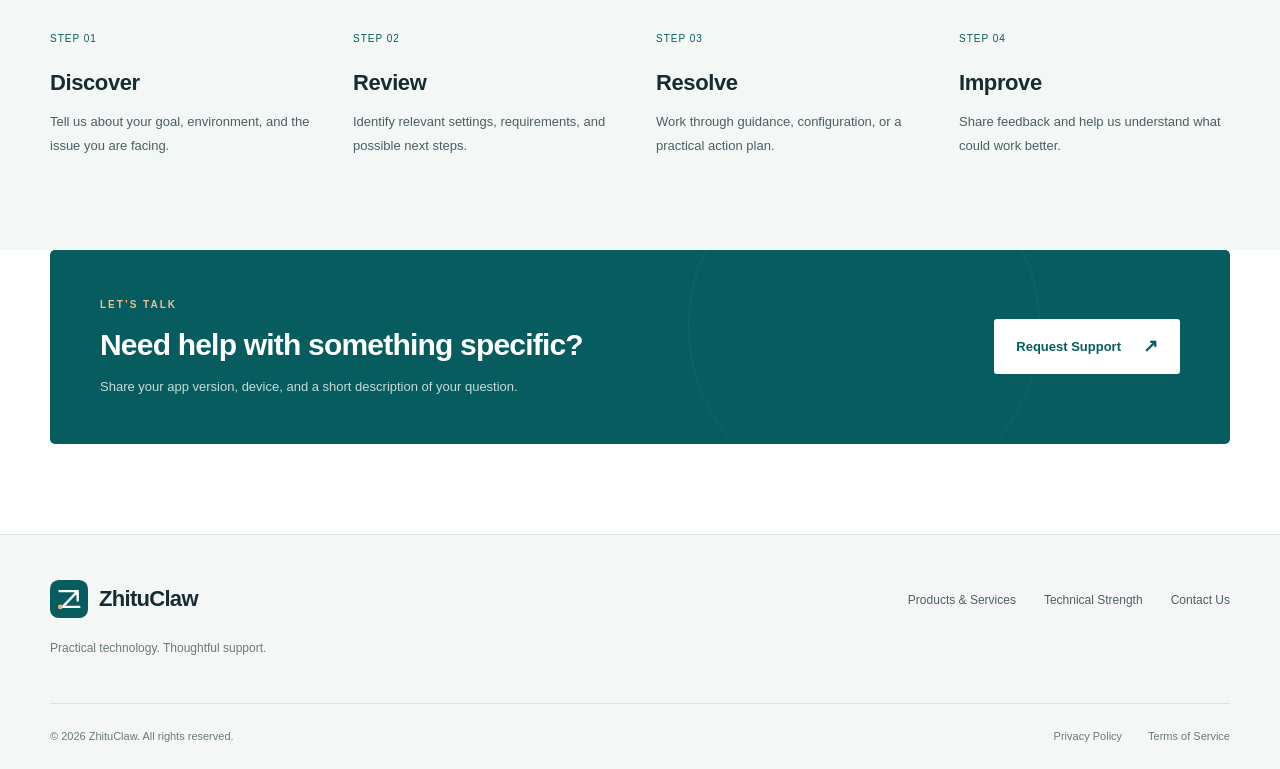
<file: support/services.html>
<!doctype html>
<html lang="en">
<head>
  <meta charset="utf-8">
  <meta name="viewport" content="width=device-width, initial-scale=1">
  <meta name="description" content="Explore ZhituClaw AI workspaces, application support, Gateway configuration, skills, integrations, and implementation guidance.">
  <meta name="theme-color" content="#075c60">
  <title>Products & Services | ZhituClaw</title>
  <link rel="icon" type="image/svg+xml" href="assets/mark.svg">
  <link rel="stylesheet" href="site.css">
  <script src="site.js" defer></script>
</head>
<body>
  <a class="skip-link" href="#main">Skip to content</a>
  <header class="site-header"><nav class="navigation container" aria-label="Primary navigation">
    <a class="brand" href="../index.html" aria-label="ZhituClaw home"><img src="assets/mark.svg" width="42" height="42" alt=""><span>ZhituClaw<small>PRODUCTS · TECHNOLOGY · SUPPORT</small></span></a>
    <button class="menu-toggle" type="button" aria-expanded="false" aria-controls="nav-links">Menu <span aria-hidden="true">☰</span></button>
    <div class="nav-links" id="nav-links"><a href="../index.html">Home</a><a href="services.html" aria-current="page">Products & Services</a><a href="technology.html">Technical Strength</a><a href="contact.html">Contact Us</a></div>
  </nav></header>
  <main id="main"><section class="page-hero workspace"><div class="container"><span class="hero-label">PRODUCTS & SERVICES</span><h1>Practical solutions.<br>Connected experiences.</h1><p>From an AI workspace to configuration guidance and ongoing support, find the service that fits your needs.</p></div></section><section class="section"><div class="container"><div class="section-head"><div><span class="eyebrow">OUR SERVICE PORTFOLIO</span><h2>Support for every stage<br>of your product journey.</h2></div><p>Start with a focused question or discuss a broader workflow. Our service areas help you reach the right conversation.</p></div><div class="card-grid"><article class="card"><span class="card-number">01 / PRODUCTS</span><h3>AI Assistant Experience</h3><p>Bring conversations, model access, and everyday tasks together in a focused workspace across mobile, desktop, and web.</p></article><article class="card"><span class="card-number">02 / SERVICES</span><h3>App & Account Support</h3><p>Get help with signing in, account access, application settings, and common questions about using ZhituClaw.</p></article><article class="card"><span class="card-number">03 / CONNECTIONS</span><h3>Gateway Configuration</h3><p>Connect to your Gateway and get guidance on connection settings, network access, and workspace availability.</p></article><article class="card"><span class="card-number">04 / EXTENSIONS</span><h3>Skills & Integrations</h3><p>Explore skills and connected channels, understand configuration requirements, and troubleshoot your setup.</p></article><article class="card"><span class="card-number">05 / TEAMS</span><h3>Implementation Guidance</h3><p>Discuss your workflow, deployment environment, and team requirements to plan a practical implementation.</p></article><article class="card"><span class="card-number">06 / CONTINUITY</span><h3>Ongoing Product Care</h3><p>Report an issue, share feedback, and get help identifying a clear next step when your experience needs attention.</p></article></div></div></section><section class="section soft"><div class="container"><div class="section-head"><div><span class="eyebrow">HOW WE WORK</span><h2>A clear path from<br>question to next step.</h2></div><p>A straightforward approach keeps the context clear and the conversation useful.</p></div><div class="process"><article><span>STEP 01</span><h3>Discover</h3><p>Tell us about your goal, environment, and the issue you are facing.</p></article><article><span>STEP 02</span><h3>Review</h3><p>Identify relevant settings, requirements, and possible next steps.</p></article><article><span>STEP 03</span><h3>Resolve</h3><p>Work through guidance, configuration, or a practical action plan.</p></article><article><span>STEP 04</span><h3>Improve</h3><p>Share feedback and help us understand what could work better.</p></article></div></div></section><section class="section compact"><div class="container"><div class="cta"><div><span class="eyebrow">LET’S TALK</span><h2>Need help with something specific?</h2><p>Share your app version, device, and a short description of your question.</p></div><a class="button light" href="contact.html">Request Support <span aria-hidden="true">↗</span></a></div></div></section></main>
  <footer class="site-footer"><div class="container footer-top"><div><a class="brand footer-brand" href="../index.html"><img src="assets/mark.svg" width="38" height="38" alt=""><span>ZhituClaw</span></a><p>Practical technology. Thoughtful support.</p></div><div class="footer-nav"><a href="services.html">Products & Services</a><a href="technology.html">Technical Strength</a><a href="contact.html">Contact Us</a></div></div><div class="container footer-bottom"><span>© 2026 ZhituClaw. All rights reserved.</span><div><a href="privacy.html">Privacy Policy</a><a href="terms.html">Terms of Service</a></div></div></footer>
</body>
</html>
</file>
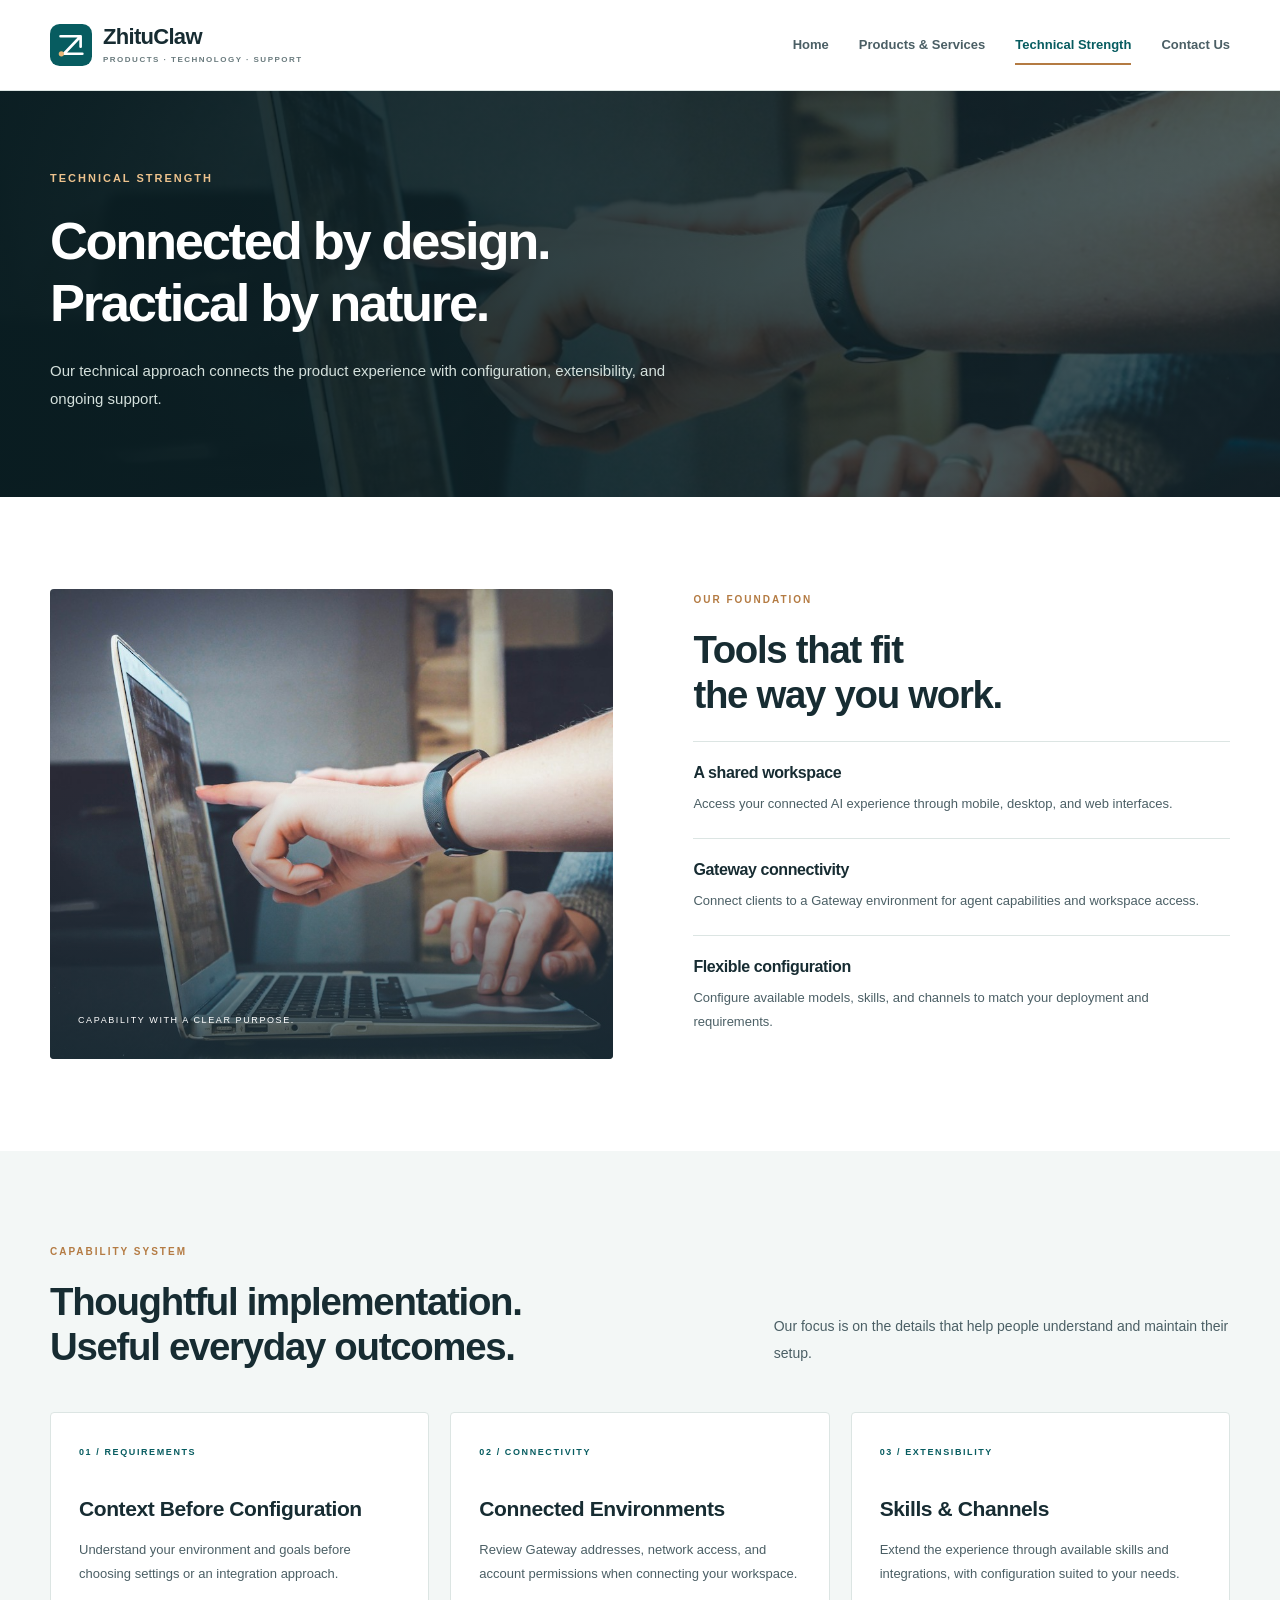
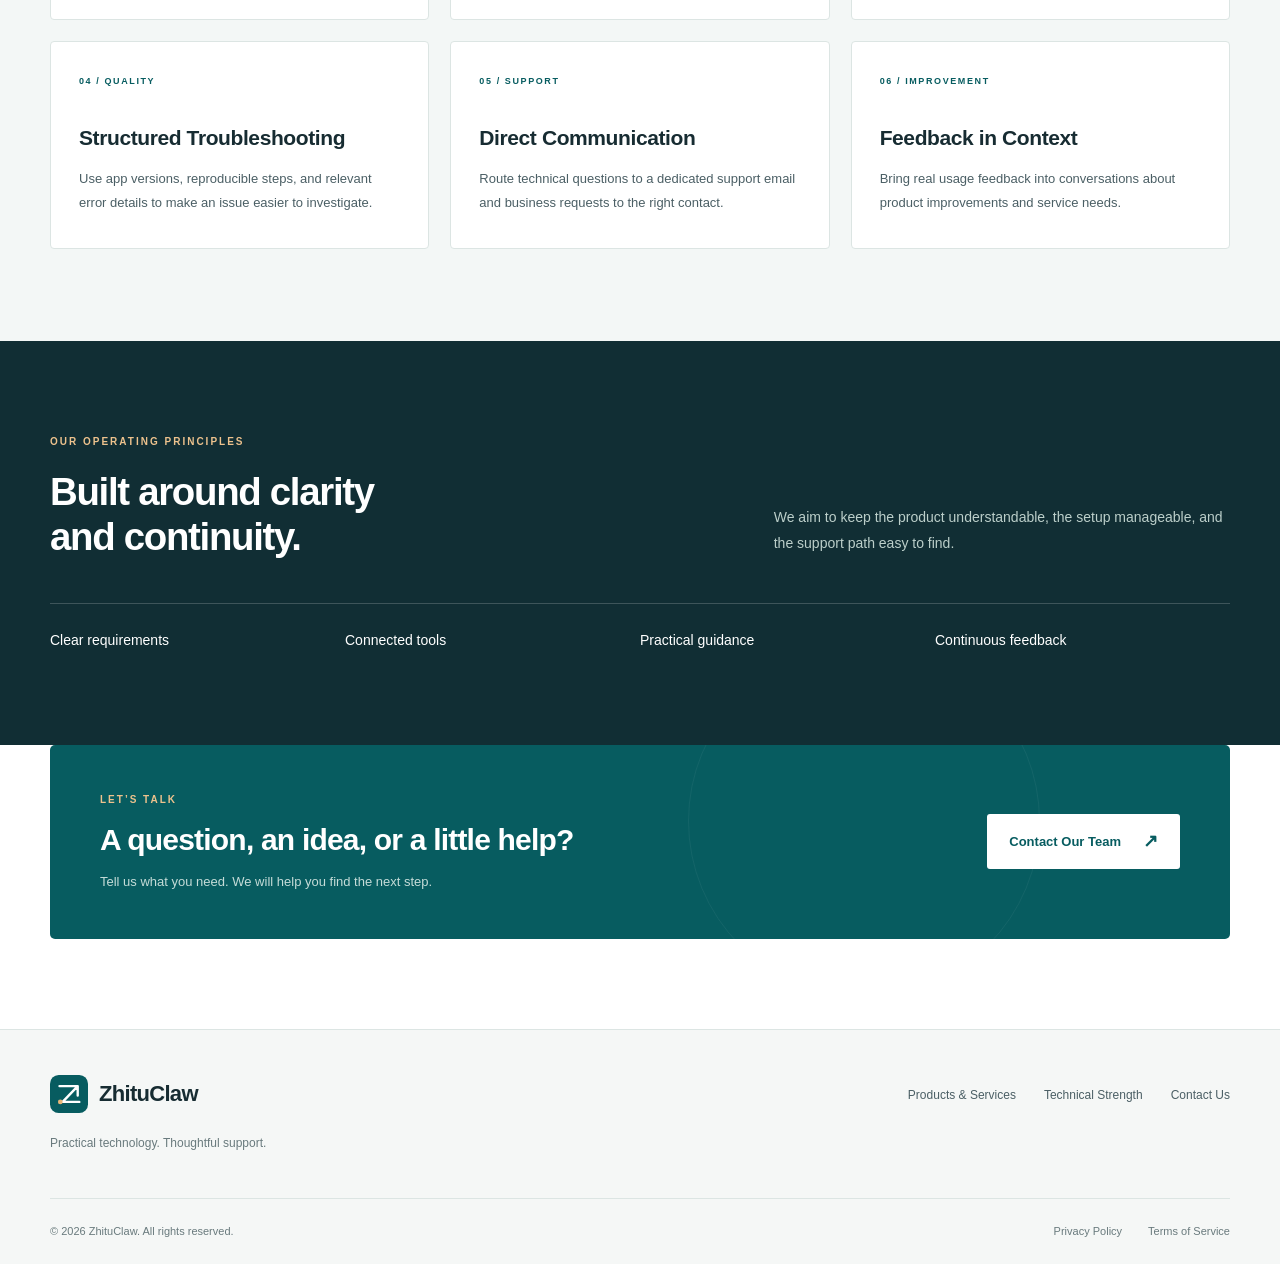
<file: support/technology.html>
<!doctype html>
<html lang="en">
<head>
  <meta charset="utf-8">
  <meta name="viewport" content="width=device-width, initial-scale=1">
  <meta name="description" content="Learn about ZhituClaw capabilities in connected workspaces, Gateway integration, configuration, and product support.">
  <meta name="theme-color" content="#075c60">
  <title>Technical Strength | ZhituClaw</title>
  <link rel="icon" type="image/svg+xml" href="assets/mark.svg">
  <link rel="stylesheet" href="site.css">
  <script src="site.js" defer></script>
</head>
<body>
  <a class="skip-link" href="#main">Skip to content</a>
  <header class="site-header"><nav class="navigation container" aria-label="Primary navigation">
    <a class="brand" href="../index.html" aria-label="ZhituClaw home"><img src="assets/mark.svg" width="42" height="42" alt=""><span>ZhituClaw<small>PRODUCTS · TECHNOLOGY · SUPPORT</small></span></a>
    <button class="menu-toggle" type="button" aria-expanded="false" aria-controls="nav-links">Menu <span aria-hidden="true">☰</span></button>
    <div class="nav-links" id="nav-links"><a href="../index.html">Home</a><a href="services.html">Products & Services</a><a href="technology.html" aria-current="page">Technical Strength</a><a href="contact.html">Contact Us</a></div>
  </nav></header>
  <main id="main"><section class="page-hero technology"><div class="container"><span class="hero-label">TECHNICAL STRENGTH</span><h1>Connected by design.<br>Practical by nature.</h1><p>Our technical approach connects the product experience with configuration, extensibility, and ongoing support.</p></div></section><section class="section"><div class="container image-split"><div class="image-panel"><img src="assets/technology.jpg" alt="People reviewing a digital workflow on a laptop" loading="lazy" width="1100" height="734"><span class="image-caption">CAPABILITY WITH A CLEAR PURPOSE.</span></div><div class="split-content"><span class="eyebrow">OUR FOUNDATION</span><h2>Tools that fit<br>the way you work.</h2><div class="pillar"><h3>A shared workspace</h3><p>Access your connected AI experience through mobile, desktop, and web interfaces.</p></div><div class="pillar"><h3>Gateway connectivity</h3><p>Connect clients to a Gateway environment for agent capabilities and workspace access.</p></div><div class="pillar"><h3>Flexible configuration</h3><p>Configure available models, skills, and channels to match your deployment and requirements.</p></div></div></div></section><section class="section soft"><div class="container"><div class="section-head"><div><span class="eyebrow">CAPABILITY SYSTEM</span><h2>Thoughtful implementation.<br>Useful everyday outcomes.</h2></div><p>Our focus is on the details that help people understand and maintain their setup.</p></div><div class="card-grid"><article class="card"><span class="card-number">01 / REQUIREMENTS</span><h3>Context Before Configuration</h3><p>Understand your environment and goals before choosing settings or an integration approach.</p></article><article class="card"><span class="card-number">02 / CONNECTIVITY</span><h3>Connected Environments</h3><p>Review Gateway addresses, network access, and account permissions when connecting your workspace.</p></article><article class="card"><span class="card-number">03 / EXTENSIBILITY</span><h3>Skills & Channels</h3><p>Extend the experience through available skills and integrations, with configuration suited to your needs.</p></article><article class="card"><span class="card-number">04 / QUALITY</span><h3>Structured Troubleshooting</h3><p>Use app versions, reproducible steps, and relevant error details to make an issue easier to investigate.</p></article><article class="card"><span class="card-number">05 / SUPPORT</span><h3>Direct Communication</h3><p>Route technical questions to a dedicated support email and business requests to the right contact.</p></article><article class="card"><span class="card-number">06 / IMPROVEMENT</span><h3>Feedback in Context</h3><p>Bring real usage feedback into conversations about product improvements and service needs.</p></article></div></div></section><section class="section dark"><div class="container"><div class="section-head"><div><span class="eyebrow">OUR OPERATING PRINCIPLES</span><h2>Built around clarity<br>and continuity.</h2></div><p>We aim to keep the product understandable, the setup manageable, and the support path easy to find.</p></div><div class="principles"><span>Clear requirements</span><span>Connected tools</span><span>Practical guidance</span><span>Continuous feedback</span></div></div></section><section class="section compact"><div class="container"><div class="cta"><div><span class="eyebrow">LET’S TALK</span><h2>A question, an idea, or a little help?</h2><p>Tell us what you need. We will help you find the next step.</p></div><a class="button light" href="contact.html">Contact Our Team <span aria-hidden="true">↗</span></a></div></div></section></main>
  <footer class="site-footer"><div class="container footer-top"><div><a class="brand footer-brand" href="../index.html"><img src="assets/mark.svg" width="38" height="38" alt=""><span>ZhituClaw</span></a><p>Practical technology. Thoughtful support.</p></div><div class="footer-nav"><a href="services.html">Products & Services</a><a href="technology.html">Technical Strength</a><a href="contact.html">Contact Us</a></div></div><div class="container footer-bottom"><span>© 2026 ZhituClaw. All rights reserved.</span><div><a href="privacy.html">Privacy Policy</a><a href="terms.html">Terms of Service</a></div></div></footer>
</body>
</html>
</file>
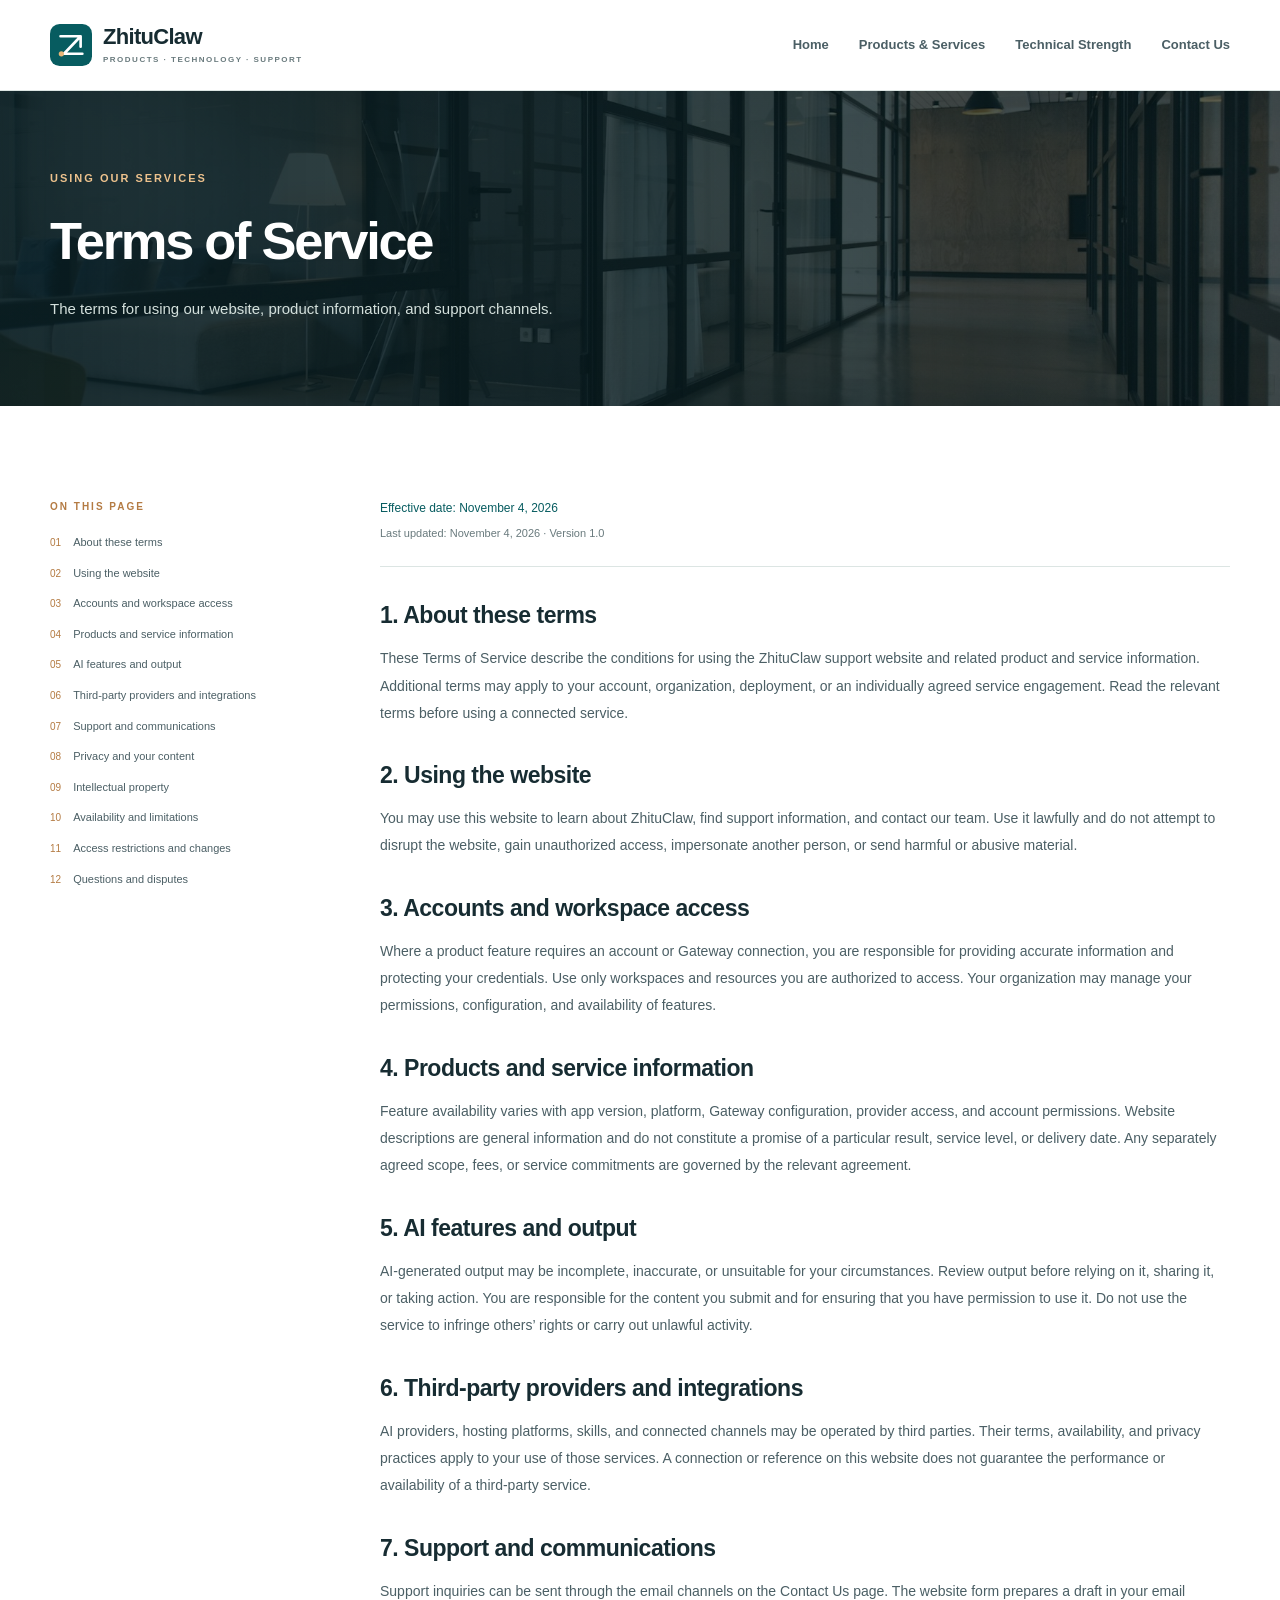
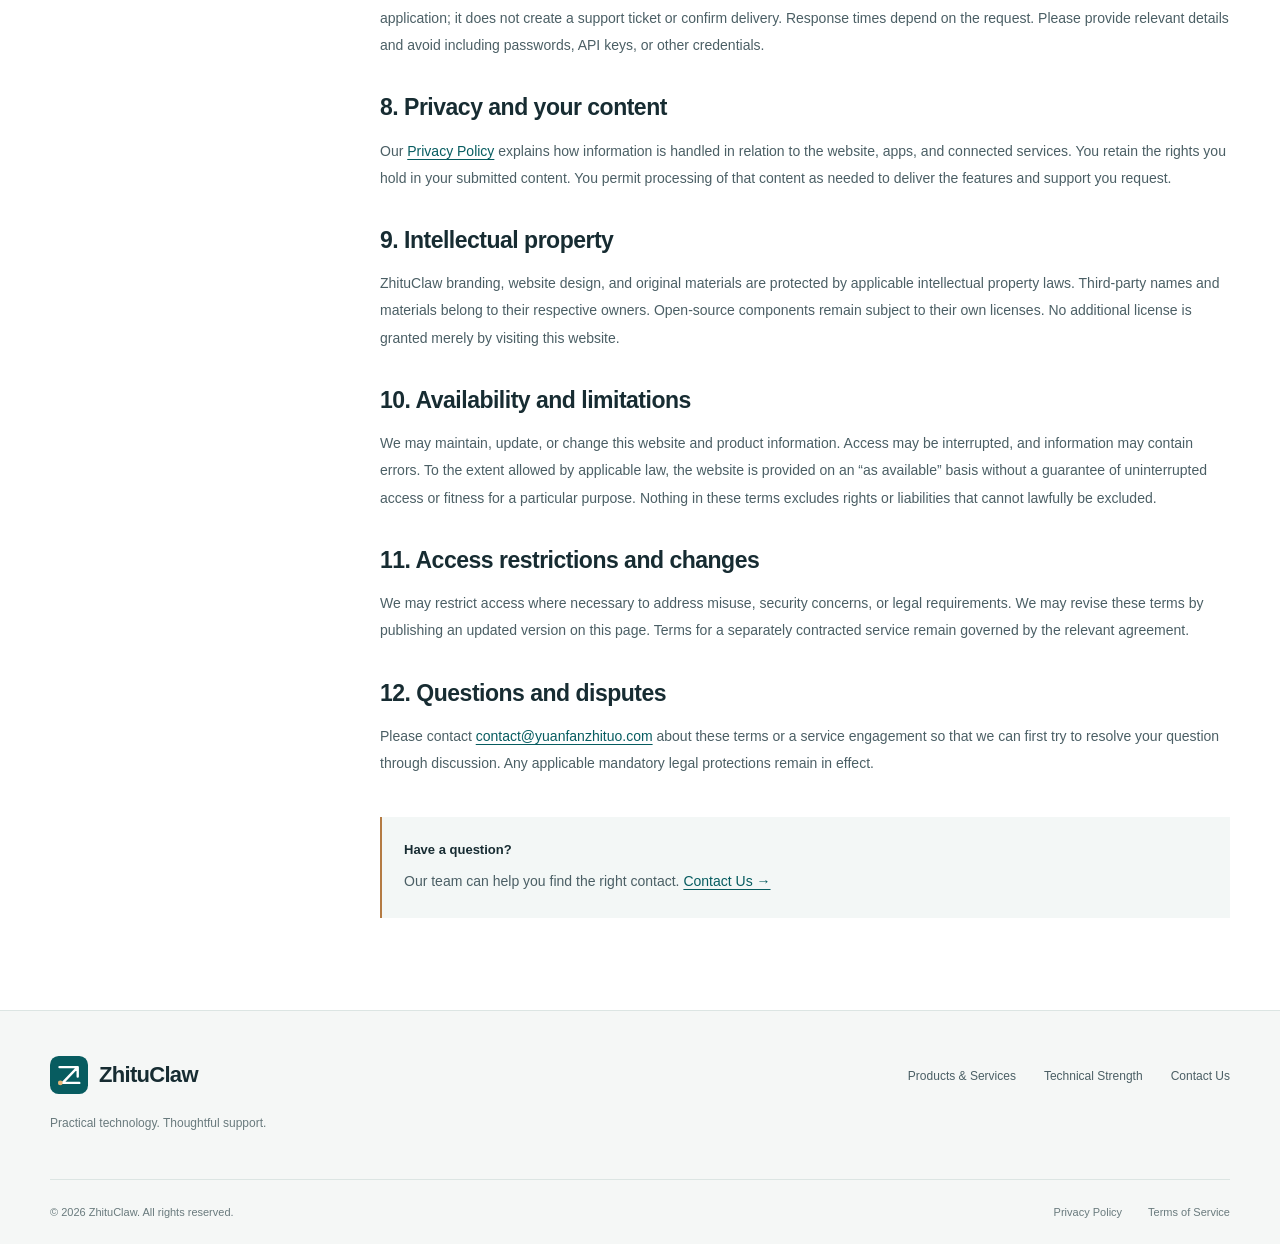
<file: support/terms.html>
<!doctype html>
<html lang="en">
<head>
  <meta charset="utf-8">
  <meta name="viewport" content="width=device-width, initial-scale=1">
  <meta name="description" content="The terms for using our website, product information, and support channels.">
  <meta name="theme-color" content="#075c60">
  <title>Terms of Service | ZhituClaw</title>
  <link rel="icon" type="image/svg+xml" href="assets/mark.svg">
  <link rel="stylesheet" href="site.css">
  <script src="site.js" defer></script>
</head>
<body>
  <a class="skip-link" href="#main">Skip to content</a>
  <header class="site-header"><nav class="navigation container" aria-label="Primary navigation">
    <a class="brand" href="../index.html" aria-label="ZhituClaw home"><img src="assets/mark.svg" width="42" height="42" alt=""><span>ZhituClaw<small>PRODUCTS · TECHNOLOGY · SUPPORT</small></span></a>
    <button class="menu-toggle" type="button" aria-expanded="false" aria-controls="nav-links">Menu <span aria-hidden="true">☰</span></button>
    <div class="nav-links" id="nav-links"><a href="../index.html">Home</a><a href="services.html">Products & Services</a><a href="technology.html">Technical Strength</a><a href="contact.html">Contact Us</a></div>
  </nav></header>
  <main id="main"><section class="page-hero workspace"><div class="container"><span class="hero-label">USING OUR SERVICES</span><h1>Terms of Service</h1><p>The terms for using our website, product information, and support channels.</p></div></section><section class="section"><div class="container legal-layout"><aside class="legal-toc" aria-label="On this page"><span class="eyebrow">ON THIS PAGE</span><a href="#section-1"><span>01</span>About these terms</a><a href="#section-2"><span>02</span>Using the website</a><a href="#section-3"><span>03</span>Accounts and workspace access</a><a href="#section-4"><span>04</span>Products and service information</a><a href="#section-5"><span>05</span>AI features and output</a><a href="#section-6"><span>06</span>Third-party providers and integrations</a><a href="#section-7"><span>07</span>Support and communications</a><a href="#section-8"><span>08</span>Privacy and your content</a><a href="#section-9"><span>09</span>Intellectual property</a><a href="#section-10"><span>10</span>Availability and limitations</a><a href="#section-11"><span>11</span>Access restrictions and changes</a><a href="#section-12"><span>12</span>Questions and disputes</a></aside><article class="legal-document"><div class="legal-meta">Effective date: November 4, 2026 <span>Last updated: November 4, 2026 · Version 1.0</span></div><section id="section-1"><h2>1. About these terms</h2><p>These Terms of Service describe the conditions for using the ZhituClaw support website and related product and service information. Additional terms may apply to your account, organization, deployment, or an individually agreed service engagement. Read the relevant terms before using a connected service.</p></section><section id="section-2"><h2>2. Using the website</h2><p>You may use this website to learn about ZhituClaw, find support information, and contact our team. Use it lawfully and do not attempt to disrupt the website, gain unauthorized access, impersonate another person, or send harmful or abusive material.</p></section><section id="section-3"><h2>3. Accounts and workspace access</h2><p>Where a product feature requires an account or Gateway connection, you are responsible for providing accurate information and protecting your credentials. Use only workspaces and resources you are authorized to access. Your organization may manage your permissions, configuration, and availability of features.</p></section><section id="section-4"><h2>4. Products and service information</h2><p>Feature availability varies with app version, platform, Gateway configuration, provider access, and account permissions. Website descriptions are general information and do not constitute a promise of a particular result, service level, or delivery date. Any separately agreed scope, fees, or service commitments are governed by the relevant agreement.</p></section><section id="section-5"><h2>5. AI features and output</h2><p>AI-generated output may be incomplete, inaccurate, or unsuitable for your circumstances. Review output before relying on it, sharing it, or taking action. You are responsible for the content you submit and for ensuring that you have permission to use it. Do not use the service to infringe others’ rights or carry out unlawful activity.</p></section><section id="section-6"><h2>6. Third-party providers and integrations</h2><p>AI providers, hosting platforms, skills, and connected channels may be operated by third parties. Their terms, availability, and privacy practices apply to your use of those services. A connection or reference on this website does not guarantee the performance or availability of a third-party service.</p></section><section id="section-7"><h2>7. Support and communications</h2><p>Support inquiries can be sent through the email channels on the Contact Us page. The website form prepares a draft in your email application; it does not create a support ticket or confirm delivery. Response times depend on the request. Please provide relevant details and avoid including passwords, API keys, or other credentials.</p></section><section id="section-8"><h2>8. Privacy and your content</h2><p>Our <a href="privacy.html">Privacy Policy</a> explains how information is handled in relation to the website, apps, and connected services. You retain the rights you hold in your submitted content. You permit processing of that content as needed to deliver the features and support you request.</p></section><section id="section-9"><h2>9. Intellectual property</h2><p>ZhituClaw branding, website design, and original materials are protected by applicable intellectual property laws. Third-party names and materials belong to their respective owners. Open-source components remain subject to their own licenses. No additional license is granted merely by visiting this website.</p></section><section id="section-10"><h2>10. Availability and limitations</h2><p>We may maintain, update, or change this website and product information. Access may be interrupted, and information may contain errors. To the extent allowed by applicable law, the website is provided on an “as available” basis without a guarantee of uninterrupted access or fitness for a particular purpose. Nothing in these terms excludes rights or liabilities that cannot lawfully be excluded.</p></section><section id="section-11"><h2>11. Access restrictions and changes</h2><p>We may restrict access where necessary to address misuse, security concerns, or legal requirements. We may revise these terms by publishing an updated version on this page. Terms for a separately contracted service remain governed by the relevant agreement.</p></section><section id="section-12"><h2>12. Questions and disputes</h2><p>Please contact <a href="mailto:contact@yuanfanzhituo.com">contact@yuanfanzhituo.com</a> about these terms or a service engagement so that we can first try to resolve your question through discussion. Any applicable mandatory legal protections remain in effect.</p></section><div class="note"><strong>Have a question?</strong><p>Our team can help you find the right contact. <a href="contact.html">Contact Us →</a></p></div></article></div></section></main>
  <footer class="site-footer"><div class="container footer-top"><div><a class="brand footer-brand" href="../index.html"><img src="assets/mark.svg" width="38" height="38" alt=""><span>ZhituClaw</span></a><p>Practical technology. Thoughtful support.</p></div><div class="footer-nav"><a href="services.html">Products & Services</a><a href="technology.html">Technical Strength</a><a href="contact.html">Contact Us</a></div></div><div class="container footer-bottom"><span>© 2026 ZhituClaw. All rights reserved.</span><div><a href="privacy.html">Privacy Policy</a><a href="terms.html">Terms of Service</a></div></div></footer>
</body>
</html>
</file>
<file: support/site.css>
:root{--ink:#172c32;--text:#4b5f65;--muted:#697a7d;--teal:#075c60;--teal-dark:#03474b;--accent:#b47b43;--gold:#edc28d;--line:#dce5e3;--soft:#f3f7f6;--white:#fff;--font:Inter,-apple-system,BlinkMacSystemFont,"Segoe UI",Arial,sans-serif}
*{box-sizing:border-box}html{scroll-behavior:smooth;scroll-padding-top:110px}body{margin:0;color:var(--text);background:var(--white);font-family:var(--font);font-size:15px;line-height:1.7;-webkit-font-smoothing:antialiased}a{color:inherit;text-decoration:none}button,input,select,textarea{font:inherit}button,a,input,select,textarea{-webkit-tap-highlight-color:transparent}button{cursor:pointer}a:focus-visible,button:focus-visible,summary:focus-visible{outline:3px solid var(--accent);outline-offset:5px}img{max-width:100%;display:block}h1,h2,h3,p{margin:0}h1,h2,h3{color:var(--ink);line-height:1.18}h1{font-size:clamp(38px,4.7vw,64px);letter-spacing:-2.3px;font-weight:650}h2{font-size:clamp(29px,3vw,40px);letter-spacing:-1.3px;font-weight:600}h3{font-size:20px;font-weight:600;letter-spacing:-.4px}p{margin-top:14px}.container{width:min(1180px,calc(100% - 80px));margin-inline:auto}.skip-link{position:fixed;z-index:100;top:8px;left:12px;transform:translateY(-150%);padding:10px 20px;background:var(--white);color:var(--teal)}.skip-link:focus{transform:none}.site-header{position:sticky;top:0;z-index:50;background:rgba(255,255,255,.97);border-bottom:1px solid var(--line)}.navigation{display:flex;align-items:center;justify-content:space-between;min-height:90px;gap:28px}.brand{display:inline-flex;align-items:center;gap:11px;color:var(--ink);font-size:22px;line-height:1.1;font-weight:700;letter-spacing:-.7px}.brand img{flex-shrink:0}.brand small{display:block;margin-top:7px;font-size:8px;letter-spacing:1.5px;color:var(--muted);font-weight:600}.nav-links{display:flex;gap:30px;align-items:center}.nav-links a{font-size:13px;font-weight:600;padding:33px 0;position:relative;white-space:nowrap}.nav-links a:hover,.nav-links a[aria-current]{color:var(--teal)}.nav-links a[aria-current]:after{content:"";position:absolute;height:2px;bottom:24px;left:0;right:0;background:var(--accent)}.menu-toggle{display:none;border:1px solid var(--line);background:var(--white);border-radius:4px;padding:8px 12px;color:var(--ink);font-size:13px;gap:10px;align-items:center}.hero{background:linear-gradient(90deg,rgba(8,28,32,.94),rgba(8,28,32,.76) 55%,rgba(8,28,32,.39)),url('assets/workspace.jpg') center/cover;color:#e1e8e7}.hero-grid{min-height:655px;display:grid;grid-template-columns:1.5fr 1fr;align-items:center;gap:75px;padding-block:80px}.hero h1{color:white;font-size:clamp(40px,4.4vw,62px);line-height:1.13;letter-spacing:-2.4px}.hero h1 em{color:var(--gold);font-style:normal}.hero-label{display:block;margin-bottom:24px;color:var(--gold);font-size:11px;font-weight:650;letter-spacing:2px}.hero-content>p{max-width:510px;font-size:16px;line-height:1.9;margin-top:26px;color:#d5e1df}.actions{display:flex;gap:12px;flex-wrap:wrap;margin-top:32px}.button{display:inline-flex;justify-content:center;align-items:center;gap:22px;min-height:49px;padding:13px 21px;border:1px solid transparent;font-size:13px;font-weight:600;border-radius:3px;line-height:1.5;transition:background .2s,transform .2s}.button:hover{transform:translateY(-2px)}.button.primary{background:var(--teal);color:white}.button.primary:hover{background:var(--teal-dark)}.hero .button.primary{background:#e9bd86;color:#192d31}.hero .button.primary:hover{background:#f6d4a7}.button.outline{border-color:#82908d;color:white;background:transparent}.button.outline:hover{background:rgba(255,255,255,.1)}.button.light{background:white;color:var(--teal);flex-shrink:0}.button span{font-size:18px}.hero-footnote{display:flex;align-items:center;gap:9px;font-size:11px;letter-spacing:1.5px;margin-top:35px;color:#c0cfcb}.hero-footnote>span{width:5px;height:5px;border-radius:100%;background:var(--gold)}.delivery-board{background:rgba(245,250,248,.09);border:1px solid rgba(255,255,255,.23);backdrop-filter:blur(15px);padding:28px 30px;border-radius:5px}.board-heading{display:flex;justify-content:space-between;font-size:9px;letter-spacing:1.6px;color:#d8e3e0}.delivery-board h2{font-size:26px;letter-spacing:-.7px;color:white;margin-top:25px;margin-bottom:14px}.board-row{display:flex;align-items:center;gap:17px;padding:20px 0;border-bottom:1px solid #ffffff24}.board-index{font-size:12px;color:var(--gold);font-weight:600}.board-row strong{color:white;font-size:14px;font-weight:550}.board-row p{font-size:12px;margin-top:2px;color:#c0cecb}.delivery-board>a{display:flex;justify-content:space-between;margin-top:23px;font-size:12px;color:#f3d1a5}.capability-band{background:#112e34;color:#d6e0de}.capability-band .container{display:flex;justify-content:space-between;align-items:center;gap:20px;min-height:61px;font-size:10px;letter-spacing:1.8px;font-weight:550}.capability-band i{font-style:normal;color:var(--gold)}.section{padding:92px 0}.section.compact{padding:0 0 90px}.soft{background:var(--soft)}.dark{background:#112e34;color:#bccfca}.dark h2{color:#fff}.dark .eyebrow{color:var(--gold)}.eyebrow{display:block;color:var(--accent);font-size:10px;letter-spacing:2px;font-weight:700;margin-bottom:19px}.section-head{display:grid;grid-template-columns:1.4fr 1fr;gap:85px;align-items:end;margin-bottom:43px}.section-head>p{font-size:14px;line-height:1.9;margin:0 0 3px}.feature-strip{display:grid;grid-template-columns:repeat(4,1fr);border-top:1px solid var(--line);border-bottom:1px solid var(--line)}.feature-strip>div{padding:28px 25px;border-right:1px solid var(--line)}.feature-strip>div:first-child{padding-left:0}.feature-strip>div:last-child{border-right:0}.feature-strip span{color:var(--accent);font-size:11px}.feature-strip h3{font-size:16px;margin-top:14px}.feature-strip p{font-size:12px;margin-top:7px;color:var(--muted)}.card-grid{display:grid;grid-template-columns:repeat(3,1fr);gap:21px}.card{padding:32px 28px;background:white;border:1px solid var(--line);border-radius:4px;transition:box-shadow .2s,border-color .2s}.card:hover{border-color:#9cbab4;box-shadow:0 12px 32px #112e3408}.card-number{display:block;color:var(--teal);font-size:9px;letter-spacing:1.6px;font-weight:650;margin-bottom:35px}.card h3{font-size:21px;line-height:1.3}.card p{font-size:13px;line-height:1.9;margin-top:15px}.text-link{display:inline-flex;gap:18px;align-items:center;color:var(--teal);font-size:13px;font-weight:600}.card-grid+.text-link{margin-top:30px}.text-link:hover{text-decoration:underline;text-underline-offset:5px}.image-split{display:grid;grid-template-columns:1.05fr 1fr;gap:80px;align-items:center}.image-panel{position:relative;overflow:hidden;border-radius:4px;align-self:stretch;min-height:470px;background:#d9e5df}.image-panel img{height:100%;width:100%;object-fit:cover;position:absolute}.image-panel:after{content:"";position:absolute;inset:40% 0 0;background:linear-gradient(transparent,#132a32b8);pointer-events:none}.image-caption{position:absolute;bottom:30px;left:28px;right:28px;z-index:1;color:white;font-size:9px;letter-spacing:1.6px}.split-content h2{margin-bottom:24px}.pillar{padding:22px 0;border-top:1px solid var(--line)}.pillar h3{font-size:16px}.pillar p{font-size:13px;margin-top:9px;line-height:1.85}.cta{display:flex;align-items:center;justify-content:space-between;gap:40px;background:var(--teal);color:#c5dcd8;border-radius:5px;padding:46px 50px;position:relative;overflow:hidden}.cta:before{content:"";position:absolute;right:190px;top:-100px;border:1px solid #ffffff0d;width:350px;height:350px;border-radius:100%;pointer-events:none}.cta h2{font-size:30px;color:white;letter-spacing:-.8px}.cta p{font-size:13px;max-width:600px}.cta .eyebrow{color:var(--gold);margin-bottom:14px}.site-footer{background:#f5f7f6;border-top:1px solid var(--line)}.footer-top{display:flex;align-items:start;justify-content:space-between;padding-block:45px;gap:30px}.footer-brand{font-size:22px}.footer-top p{font-size:12px;margin-top:12px;color:var(--muted)}.footer-nav{display:flex;gap:28px;font-size:12px;margin-top:10px}.footer-bottom{border-top:1px solid var(--line);display:flex;justify-content:space-between;gap:20px;padding-block:23px;color:var(--muted);font-size:11px}.footer-bottom>div{display:flex;gap:26px}.footer-nav a:hover,.footer-bottom a:hover{color:var(--teal);text-decoration:underline;text-underline-offset:4px}.page-hero{padding:78px 0 83px;background:linear-gradient(90deg,rgba(8,28,32,.92),rgba(8,28,32,.65)),url('assets/workspace.jpg') center 48%/cover;color:#d4e0dc}.page-hero.technology{background-image:linear-gradient(90deg,rgba(8,28,32,.95),rgba(8,28,32,.68)),url('assets/technology.jpg')}.page-hero h1{color:white;font-size:clamp(38px,4.1vw,55px)}.page-hero p{max-width:650px;font-size:15px;line-height:1.9;margin-top:23px}.page-hero .hero-label{margin-bottom:22px}.process{display:grid;grid-template-columns:repeat(4,1fr);gap:32px}.process article{border-top:2px solid #bed0ca;padding-top:24px}.process span{color:var(--teal);font-size:10px;letter-spacing:1px}.process h3{margin-top:20px;font-size:22px}.process p{font-size:13px;line-height:1.85}.principles{display:grid;grid-template-columns:repeat(4,1fr);border-top:1px solid #ffffff30}.principles span{padding:25px 12px 0 0;font-size:14px;color:white}.contact-layout{display:grid;grid-template-columns:1fr 1fr;gap:70px;align-items:start}.intro{max-width:440px;font-size:14px;line-height:1.9}.contact-list{list-style:none;margin:30px 0;padding:0}.contact-list li{padding:20px 0;border-bottom:1px solid var(--line)}.contact-list strong{font-size:14px;color:var(--ink);font-weight:600}.contact-list p{font-size:12px;line-height:1.7;margin-top:3px}.contact-list a{display:inline-block;color:var(--teal);font-size:14px;font-weight:550;margin-top:9px;overflow-wrap:anywhere}.contact-list a:hover{text-decoration:underline;text-underline-offset:4px}.note{background:var(--soft);padding:22px;border-left:2px solid var(--accent);font-size:13px}.note strong{color:var(--ink);font-weight:600}.note p{font-size:12px;margin-top:7px;line-height:1.85}.form-card{background:var(--soft);border:1px solid var(--line);border-radius:5px;padding:34px}.form-card h2{font-size:30px;margin-bottom:28px}.form-card .eyebrow{margin-bottom:13px}.form-row{display:grid;grid-template-columns:1fr 1fr;gap:16px}.field{display:flex;flex-direction:column;margin-bottom:20px;gap:8px;min-width:0}.field label{font-size:12px;font-weight:600;color:var(--ink)}input,select,textarea{background:#fff;border:1px solid #cad7d2;border-radius:3px;padding:12px;color:var(--ink);width:100%;min-width:0;font-size:13px}input::placeholder,textarea::placeholder{color:#879590}input:focus,select:focus,textarea:focus{outline:2px solid var(--teal);outline-offset:2px}textarea{resize:vertical;min-height:150px}.form-note{font-size:11px;line-height:1.8;margin:0 0 18px}.form-note a{text-decoration:underline;color:var(--teal);text-underline-offset:3px}.form-card button{width:100%;margin-bottom:15px}.form-card button+.form-note{margin-bottom:0}.form-status{font-size:12px;color:var(--teal);padding-top:12px}.faq-layout{display:grid;grid-template-columns:1fr 1.4fr;gap:80px;align-items:start}.faq-layout>div>p{font-size:13px;line-height:1.9;margin-top:24px}.faq-layout .text-link{font-size:12px;display:inline}.faq-list details{border-bottom:1px solid #cfdbd6;padding:20px 0}.faq-list details:first-child{border-top:1px solid #cfdbd6}.faq-list summary{font-size:14px;font-weight:600;color:var(--ink);cursor:pointer;padding-right:24px;position:relative;list-style:none}.faq-list summary::-webkit-details-marker{display:none}.faq-list summary:after{content:"+";position:absolute;right:0;font-size:19px;font-weight:400;color:var(--teal);top:-4px}.faq-list details[open] summary:after{content:"−"}.faq-list details p{font-size:13px;line-height:1.9;padding:0 20px 3px 0}.legal-layout{display:grid;grid-template-columns:260px minmax(0,1fr);gap:70px;align-items:start}.legal-toc{position:sticky;top:125px}.legal-toc a{display:flex;gap:12px;font-size:11px;line-height:1.6;margin-bottom:13px}.legal-toc a:hover{color:var(--teal);text-decoration:underline}.legal-toc a span{color:var(--accent);flex-shrink:0;font-size:10px;padding-top:1px}.legal-document{min-width:0}.legal-meta{padding-bottom:24px;border-bottom:1px solid var(--line);font-size:12px;color:var(--teal);margin-bottom:33px}.legal-meta span{display:block;color:var(--muted);font-size:11px;margin-top:5px}.legal-document section{margin-bottom:33px;scroll-margin-top:115px}.legal-document h2{font-size:23px;letter-spacing:-.5px;line-height:1.35}.legal-document p,.legal-document ul{font-size:14px;line-height:1.95}.legal-document ul{padding-left:20px;margin-top:17px}.legal-document li{margin-bottom:10px}.legal-document a{color:var(--teal);text-decoration:underline;text-underline-offset:3px;overflow-wrap:anywhere}.legal-document .note{margin-top:40px}
@media(min-width:1500px){.hero-grid{min-height:700px}}
@media(max-width:1050px){.container{width:calc(100% - 56px)}.nav-links{gap:19px}.nav-links a{font-size:12px}.hero-grid{gap:35px;grid-template-columns:1.4fr 1fr}.hero h1{font-size:48px}.delivery-board{padding:25px}.section-head{gap:40px}.image-split{gap:45px}.contact-layout{gap:35px}.legal-layout{gap:40px;grid-template-columns:215px minmax(0,1fr)}.form-card{padding:26px}.form-row{grid-template-columns:1fr}.capability-band .container{font-size:9px;letter-spacing:1px}.card{padding:25px 22px}}
@media(max-width:760px){html{scroll-padding-top:90px}.container{width:calc(100% - 40px)}.navigation{min-height:76px;gap:15px;flex-wrap:wrap;padding-block:16px}.brand{font-size:21px}.brand small{font-size:7px;letter-spacing:1.2px}.brand img{width:38px;height:38px}.nav-links{width:100%;gap:0;flex-wrap:wrap;justify-content:space-between;border-top:1px solid var(--line);margin-top:8px}.nav-links a{padding:16px 0;font-size:11px}.nav-links a[aria-current]:after{bottom:7px}.js .menu-toggle{display:inline-flex}.js .nav-links{display:none}.js .nav-links.is-open{display:flex}.hero-grid{grid-template-columns:1fr;gap:35px;padding-block:55px;min-height:auto}.hero h1{font-size:clamp(39px,7vw,53px);letter-spacing:-1.7px}.hero-content>p{font-size:14px;max-width:530px}.hero-label{font-size:9px;letter-spacing:1.5px}.hero-footnote{margin-top:25px}.delivery-board{max-width:530px;padding:25px;width:100%}.delivery-board h2{margin-top:18px}.board-row{padding:15px 0}.capability-band .container{padding-block:17px;display:grid;grid-template-columns:1fr 1fr;gap:12px 20px;font-size:9px}.capability-band i{display:none}.section{padding:60px 0}.section.compact{padding:0 0 60px}.section-head{grid-template-columns:1fr;gap:20px;margin-bottom:30px}.section-head h2{font-size:32px}.section-head>p{max-width:550px}.feature-strip{grid-template-columns:1fr 1fr}.feature-strip>div{padding:25px 0;border-right:0}.feature-strip>div:nth-child(-n+2){border-bottom:1px solid var(--line)}.feature-strip>div:nth-child(even){padding-left:15px}.card-grid{grid-template-columns:repeat(2,minmax(0,1fr));gap:16px}.card{padding:25px}.card-number{margin-bottom:25px}.card h3{font-size:20px}.image-split{grid-template-columns:1fr;gap:35px}.image-panel{min-height:390px;max-height:450px}.split-content h2{font-size:34px}.cta{padding:30px;align-items:start;flex-direction:column;gap:25px}.cta h2{font-size:28px}.cta .button{min-width:180px}.footer-top{flex-direction:column;gap:25px;padding-block:35px}.footer-nav{flex-wrap:wrap;gap:18px;font-size:11px}.footer-bottom{font-size:10px;gap:15px}.footer-bottom>div{gap:14px}.page-hero{padding-block:57px}.page-hero h1{font-size:43px;letter-spacing:-1.7px}.page-hero p{font-size:14px}.process{grid-template-columns:1fr 1fr;gap:30px}.principles{grid-template-columns:1fr 1fr;gap:10px}.principles span{font-size:13px}.contact-layout{grid-template-columns:1fr;gap:40px}.form-card{padding:28px}.form-row{grid-template-columns:1fr 1fr}.faq-layout{grid-template-columns:1fr;gap:30px}.faq-layout h2{font-size:32px}.legal-layout{grid-template-columns:1fr;gap:35px}.legal-toc{position:static;display:grid;grid-template-columns:1fr 1fr;gap:0 20px;padding-bottom:15px;border-bottom:1px solid var(--line)}.legal-toc .eyebrow{grid-column:1/-1}.legal-toc a{font-size:11px}.legal-document section{scroll-margin-top:100px}}
@media(max-width:440px){.container{width:calc(100% - 36px)}.hero h1{font-size:38px}.hero-label{font-size:8px;letter-spacing:1.1px}.actions{gap:10px}.button{padding:12px 16px;gap:15px;font-size:12px}.delivery-board{padding:23px}.capability-band .container{font-size:8px}.card-grid{grid-template-columns:1fr}.card p{font-size:14px}.feature-strip h3{font-size:14px}.feature-strip p{font-size:11px}.image-panel{min-height:330px}.cta{padding:27px}.cta h2{font-size:27px}.footer-bottom{flex-direction:column}.form-card{padding:24px 20px}.form-row{grid-template-columns:1fr;gap:0}.page-hero h1{font-size:37px}.legal-toc{grid-template-columns:1fr}.legal-document h2{font-size:21px}.contact-list a{font-size:13px}}
@media(prefers-reduced-motion:reduce){html{scroll-behavior:auto}*,*:before,*:after{transition:none!important;animation:none!important}}
</file>
